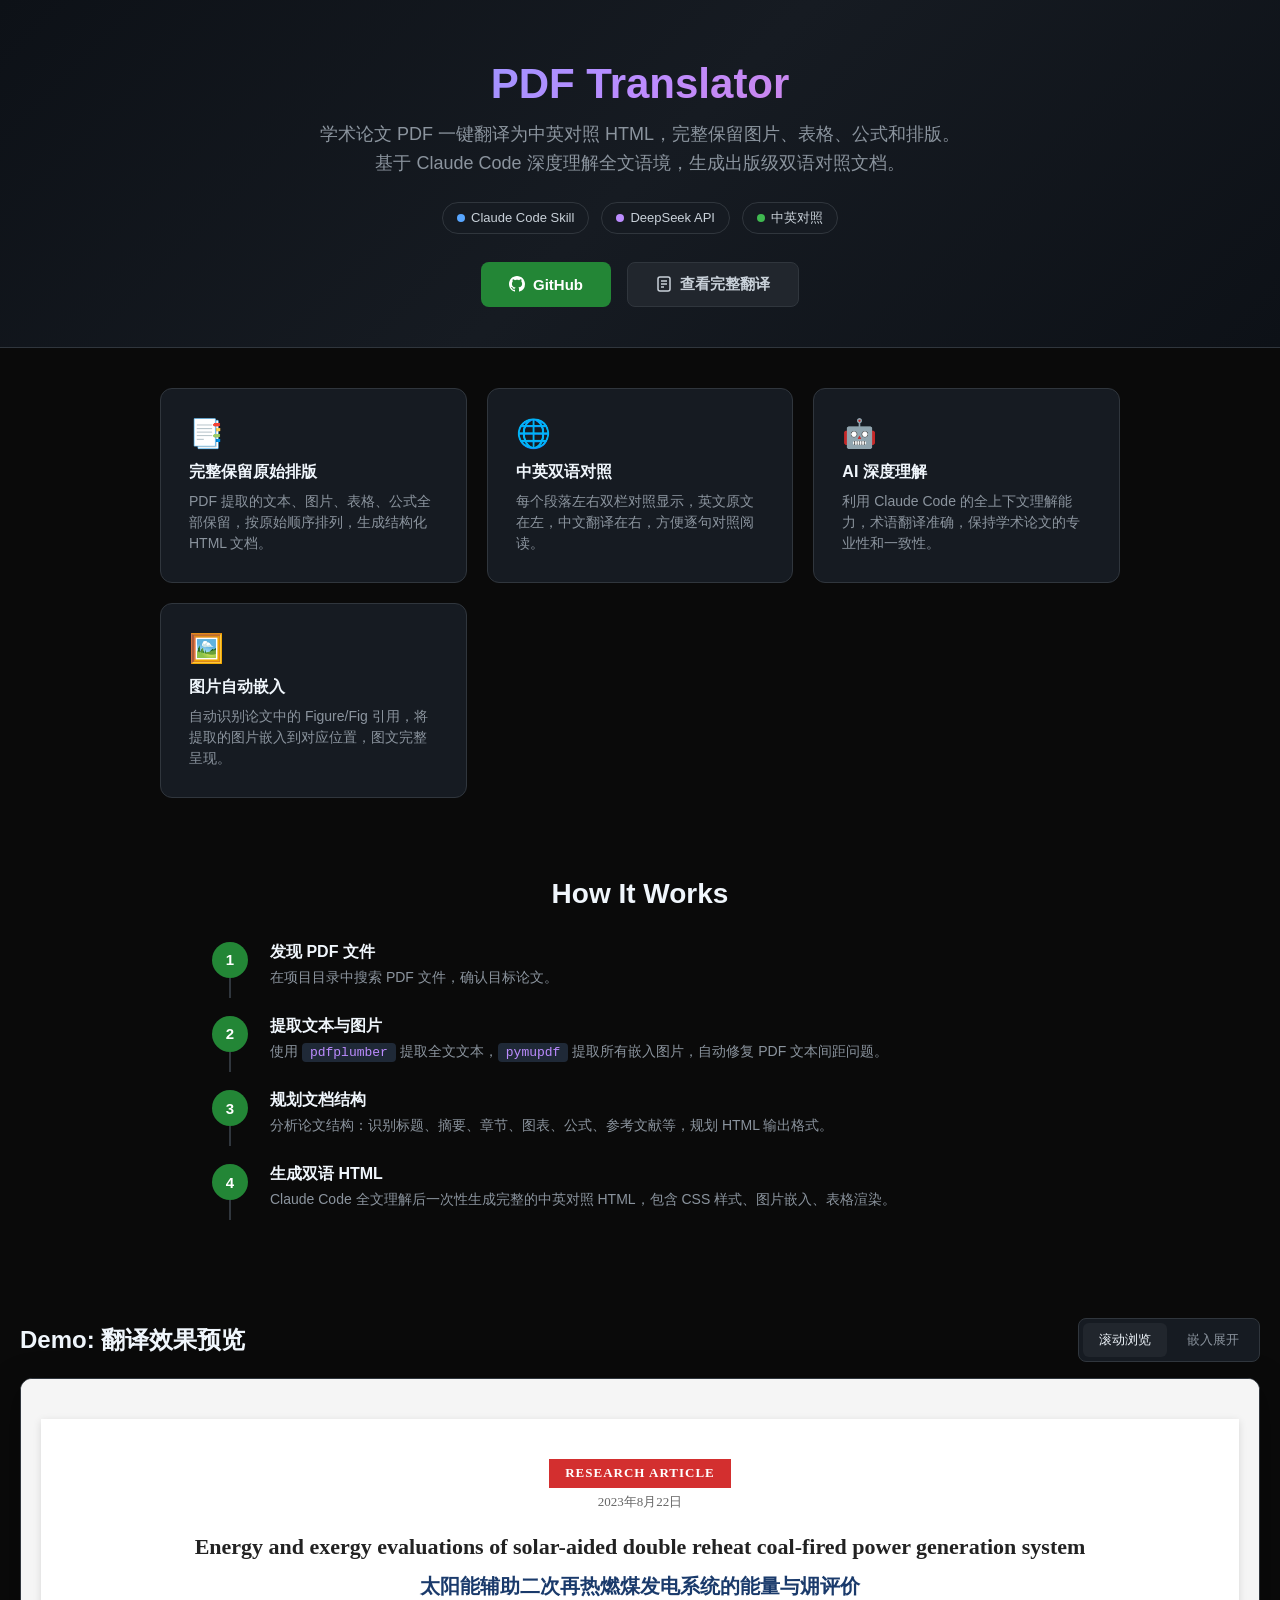
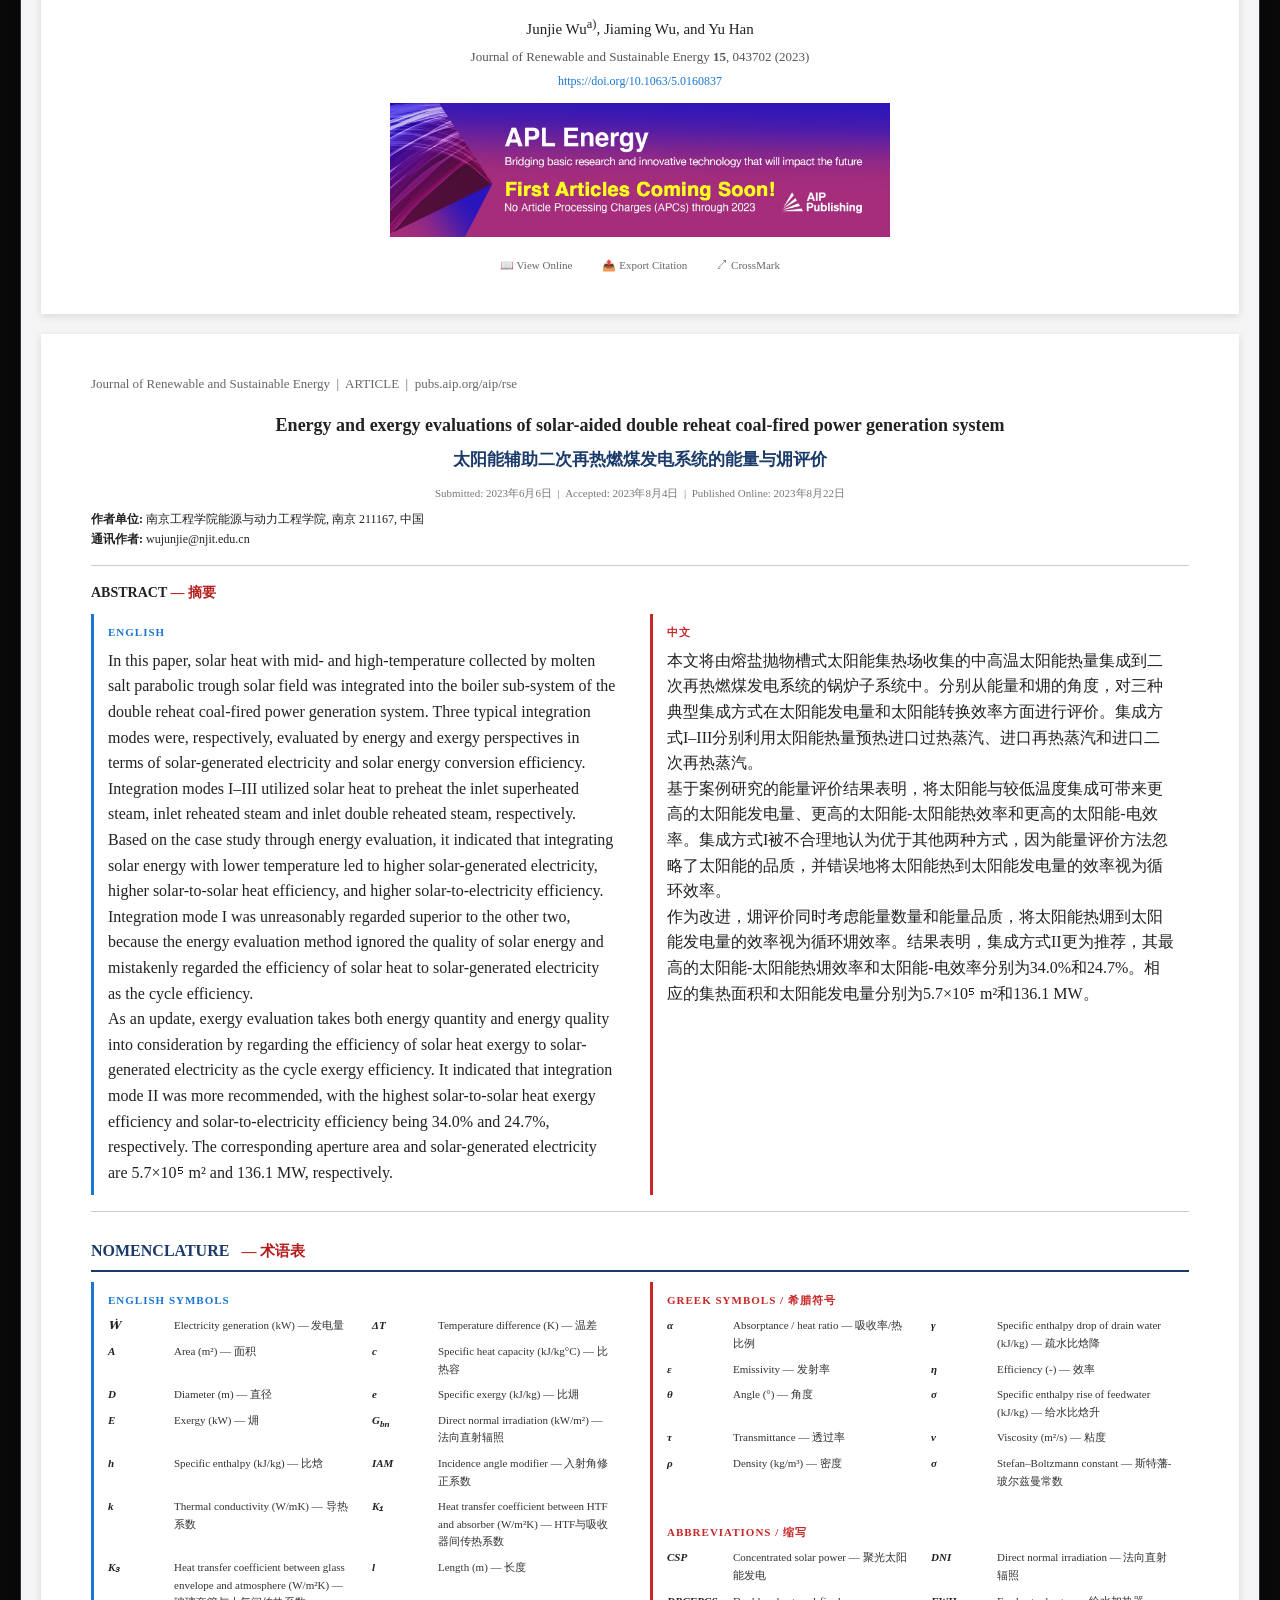
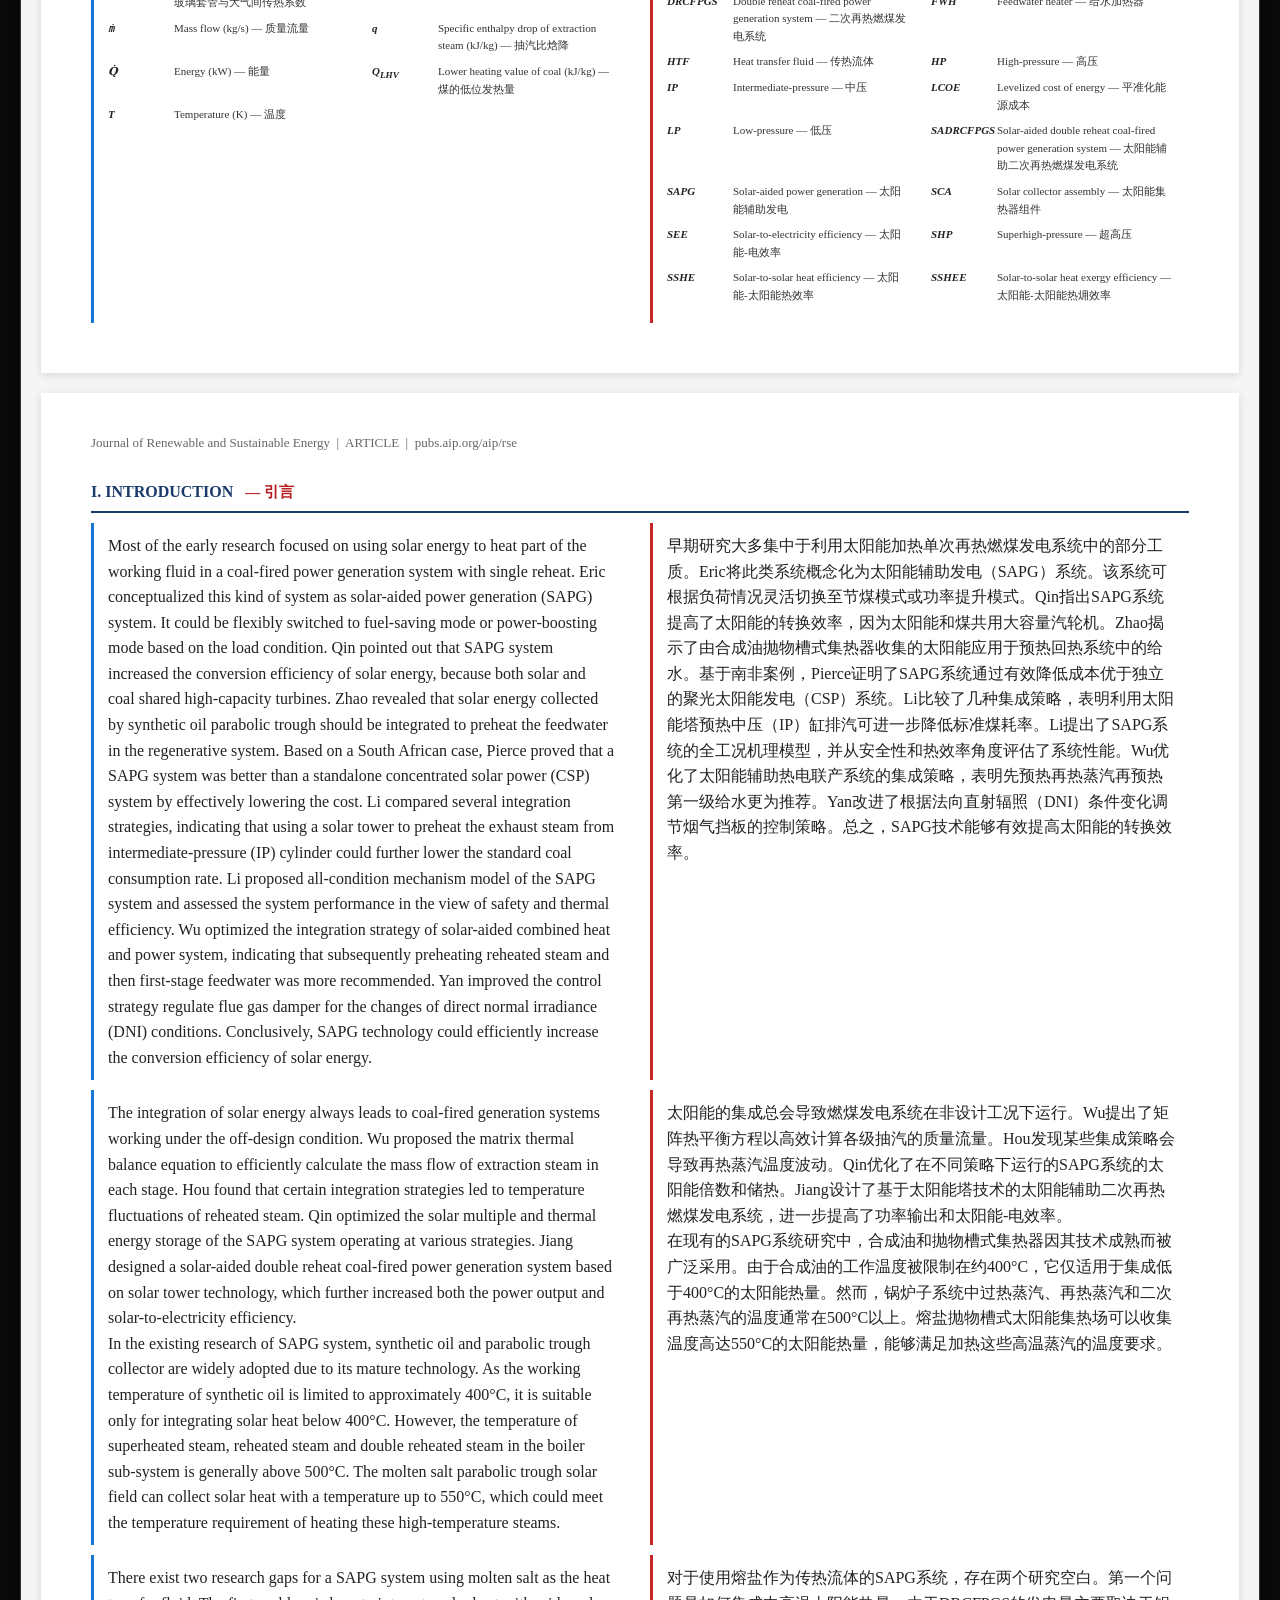
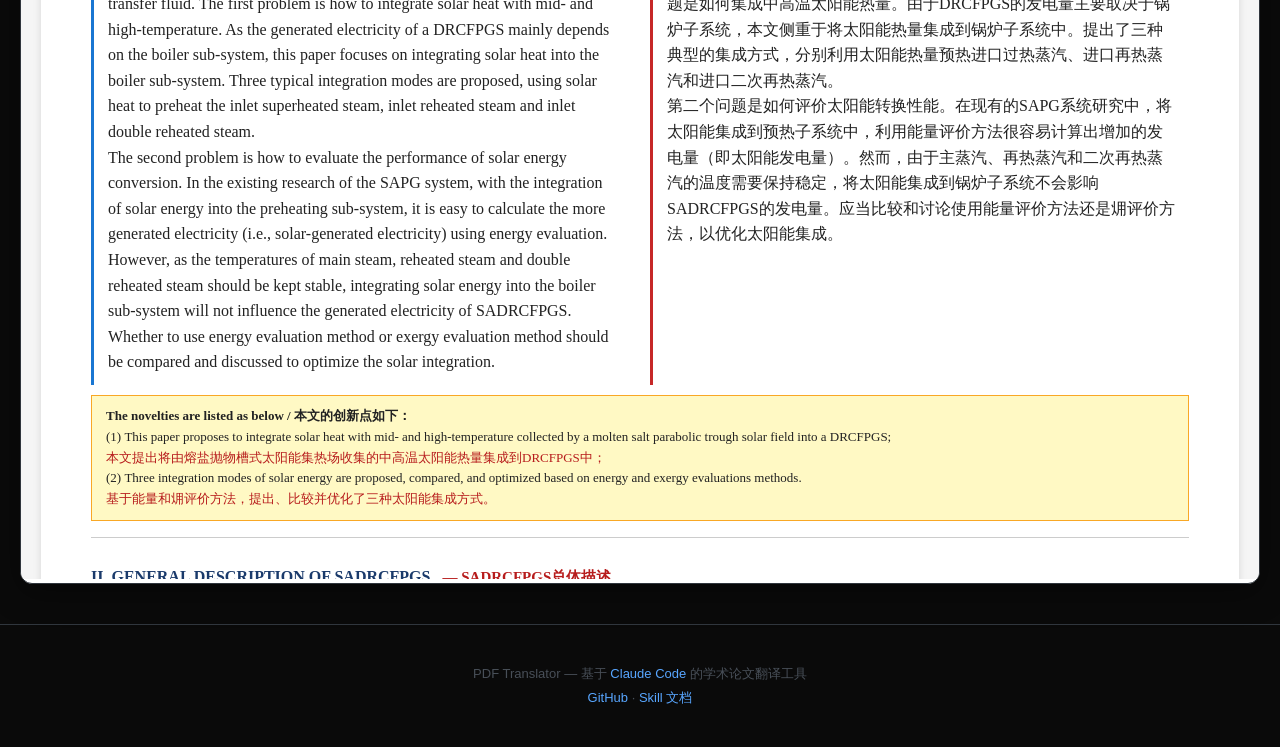
<file: index.html>
<!DOCTYPE html>
<html lang="zh-CN">
<head>
<meta charset="UTF-8">
<meta name="viewport" content="width=device-width, initial-scale=1.0">
<title>PDF Translator — Demo</title>
<style>
  * { box-sizing: border-box; margin: 0; padding: 0; }

  body {
    font-family: -apple-system, BlinkMacSystemFont, "Segoe UI", Roboto, sans-serif;
    background: #0a0a0a;
    color: #e0e0e0;
    min-height: 100vh;
  }

  /* Hero */
  .hero {
    text-align: center;
    padding: 60px 20px 40px;
    background: linear-gradient(135deg, #0d1117 0%, #161b22 50%, #0d1117 100%);
    border-bottom: 1px solid #30363d;
  }
  .hero h1 {
    font-size: 42px;
    font-weight: 700;
    background: linear-gradient(135deg, #58a6ff, #bc8cff, #f778ba);
    -webkit-background-clip: text;
    -webkit-text-fill-color: transparent;
    margin-bottom: 12px;
  }
  .hero .subtitle {
    font-size: 18px;
    color: #8b949e;
    max-width: 640px;
    margin: 0 auto 24px;
    line-height: 1.6;
  }
  .hero .badge-row {
    display: flex;
    gap: 12px;
    justify-content: center;
    flex-wrap: wrap;
    margin-bottom: 28px;
  }
  .badge {
    display: inline-flex;
    align-items: center;
    gap: 6px;
    padding: 6px 14px;
    border-radius: 20px;
    font-size: 13px;
    font-weight: 500;
    border: 1px solid #30363d;
    background: #161b22;
    color: #c9d1d9;
  }
  .badge .dot {
    width: 8px; height: 8px;
    border-radius: 50%;
    display: inline-block;
  }
  .dot-blue { background: #58a6ff; }
  .dot-purple { background: #bc8cff; }
  .dot-green { background: #3fb950; }

  .cta-row {
    display: flex;
    gap: 16px;
    justify-content: center;
    flex-wrap: wrap;
  }
  .btn {
    display: inline-flex;
    align-items: center;
    gap: 8px;
    padding: 12px 28px;
    border-radius: 8px;
    font-size: 15px;
    font-weight: 600;
    text-decoration: none;
    cursor: pointer;
    border: none;
    transition: all 0.2s;
  }
  .btn-primary {
    background: #238636;
    color: #fff;
  }
  .btn-primary:hover { background: #2ea043; }
  .btn-secondary {
    background: #21262d;
    color: #c9d1d9;
    border: 1px solid #30363d;
  }
  .btn-secondary:hover { background: #30363d; }

  /* Features */
  .features {
    display: grid;
    grid-template-columns: repeat(auto-fit, minmax(280px, 1fr));
    gap: 20px;
    max-width: 1000px;
    margin: 0 auto;
    padding: 40px 20px;
  }
  .feature-card {
    background: #161b22;
    border: 1px solid #30363d;
    border-radius: 12px;
    padding: 28px;
    transition: border-color 0.2s;
  }
  .feature-card:hover { border-color: #58a6ff; }
  .feature-icon {
    font-size: 28px;
    margin-bottom: 12px;
  }
  .feature-card h3 {
    font-size: 16px;
    color: #f0f6fc;
    margin-bottom: 8px;
  }
  .feature-card p {
    font-size: 14px;
    color: #8b949e;
    line-height: 1.5;
  }

  /* How it works */
  .how-section {
    max-width: 900px;
    margin: 0 auto;
    padding: 40px 20px;
  }
  .how-section h2 {
    font-size: 28px;
    text-align: center;
    margin-bottom: 32px;
    color: #f0f6fc;
  }
  .steps {
    display: flex;
    flex-direction: column;
    gap: 0;
  }
  .step {
    display: flex;
    gap: 20px;
    align-items: flex-start;
  }
  .step-left {
    display: flex;
    flex-direction: column;
    align-items: center;
    min-width: 40px;
  }
  .step-num {
    width: 36px; height: 36px;
    border-radius: 50%;
    background: #238636;
    color: #fff;
    display: flex;
    align-items: center;
    justify-content: center;
    font-weight: 700;
    font-size: 15px;
    flex-shrink: 0;
  }
  .step-line {
    width: 2px;
    flex: 1;
    min-height: 20px;
    background: #30363d;
  }
  .step-content {
    padding-bottom: 28px;
  }
  .step-content h4 {
    font-size: 16px;
    color: #f0f6fc;
    margin-bottom: 4px;
  }
  .step-content p {
    font-size: 14px;
    color: #8b949e;
    line-height: 1.5;
  }
  .step-content code {
    background: #1f2937;
    padding: 2px 8px;
    border-radius: 4px;
    font-size: 13px;
    color: #bc8cff;
  }

  /* Demo viewer */
  .demo-section {
    max-width: 1400px;
    margin: 0 auto;
    padding: 40px 20px;
  }
  .demo-header {
    display: flex;
    justify-content: space-between;
    align-items: center;
    margin-bottom: 16px;
    flex-wrap: wrap;
    gap: 12px;
  }
  .demo-header h2 {
    font-size: 24px;
    color: #f0f6fc;
  }
  .view-toggle {
    display: flex;
    gap: 4px;
    background: #161b22;
    border: 1px solid #30363d;
    border-radius: 8px;
    padding: 4px;
  }
  .view-btn {
    padding: 8px 16px;
    border-radius: 6px;
    font-size: 13px;
    font-weight: 500;
    cursor: pointer;
    border: none;
    background: transparent;
    color: #8b949e;
    transition: all 0.15s;
  }
  .view-btn.active {
    background: #21262d;
    color: #f0f6fc;
  }
  .demo-frame {
    background: #fff;
    border-radius: 12px;
    overflow: hidden;
    border: 1px solid #30363d;
    box-shadow: 0 8px 32px rgba(0,0,0,0.4);
  }
  .demo-frame iframe {
    width: 100%;
    height: 80vh;
    border: none;
  }
  .demo-frame.embedded {
    height: auto;
  }
  .demo-frame.embedded iframe {
    height: 2000px;
  }

  /* Footer */
  footer {
    text-align: center;
    padding: 40px 20px;
    border-top: 1px solid #30363d;
    color: #484f58;
    font-size: 13px;
  }
  footer a {
    color: #58a6ff;
    text-decoration: none;
  }

  @media (max-width: 768px) {
    .hero h1 { font-size: 28px; }
    .hero .subtitle { font-size: 15px; }
    .features { grid-template-columns: 1fr; }
  }
</style>
</head>
<body>

<!-- Hero -->
<section class="hero">
  <h1>PDF Translator</h1>
  <p class="subtitle">
    学术论文 PDF 一键翻译为中英对照 HTML，完整保留图片、表格、公式和排版。
    基于 Claude Code 深度理解全文语境，生成出版级双语对照文档。
  </p>
  <div class="badge-row">
    <span class="badge"><span class="dot dot-blue"></span>Claude Code Skill</span>
    <span class="badge"><span class="dot dot-purple"></span>DeepSeek API</span>
    <span class="badge"><span class="dot dot-green"></span>中英对照</span>
  </div>
  <div class="cta-row">
    <a href="https://github.com/KimTentap/pdf-translator" class="btn btn-primary" target="_blank">
      <svg width="16" height="16" viewBox="0 0 16 16" fill="currentColor"><path d="M8 0C3.58 0 0 3.58 0 8c0 3.54 2.29 6.53 5.47 7.59.4.07.55-.17.55-.38 0-.19-.01-.82-.01-1.49-2.01.37-2.53-.49-2.69-.94-.09-.23-.48-.94-.82-1.13-.28-.15-.68-.52-.01-.53.63-.01 1.08.58 1.23.82.72 1.21 1.87.87 2.33.66.07-.52.28-.87.51-1.07-1.78-.2-3.64-.89-3.64-3.95 0-.87.31-1.59.82-2.15-.08-.2-.36-1.02.08-2.12 0 0 .67-.21 2.2.82.64-.18 1.32-.27 2-.27.68 0 1.36.09 2 .27 1.53-1.04 2.2-.82 2.2-.82.44 1.1.16 1.92.08 2.12.51.56.82 1.27.82 2.15 0 3.07-1.87 3.75-3.65 3.95.29.25.54.73.54 1.48 0 1.07-.01 1.93-.01 2.2 0 .21.15.46.55.38A8.013 8.013 0 0016 8c0-4.42-3.58-8-8-8z"/></svg>
      GitHub
    </a>
    <a href="translation.html" class="btn btn-secondary" target="_blank">
      <svg width="16" height="16" viewBox="0 0 16 16" fill="none" stroke="currentColor" stroke-width="1.5"><rect x="2" y="1" width="12" height="14" rx="2"/><line x1="5" y1="5" x2="11" y2="5"/><line x1="5" y1="8" x2="11" y2="8"/><line x1="5" y1="11" x2="8" y2="11"/></svg>
      查看完整翻译
    </a>
  </div>
</section>

<!-- Features -->
<section class="features">
  <div class="feature-card">
    <div class="feature-icon">📑</div>
    <h3>完整保留原始排版</h3>
    <p>PDF 提取的文本、图片、表格、公式全部保留，按原始顺序排列，生成结构化 HTML 文档。</p>
  </div>
  <div class="feature-card">
    <div class="feature-icon">🌐</div>
    <h3>中英双语对照</h3>
    <p>每个段落左右双栏对照显示，英文原文在左，中文翻译在右，方便逐句对照阅读。</p>
  </div>
  <div class="feature-card">
    <div class="feature-icon">🤖</div>
    <h3>AI 深度理解</h3>
    <p>利用 Claude Code 的全上下文理解能力，术语翻译准确，保持学术论文的专业性和一致性。</p>
  </div>
  <div class="feature-card">
    <div class="feature-icon">🖼️</div>
    <h3>图片自动嵌入</h3>
    <p>自动识别论文中的 Figure/Fig 引用，将提取的图片嵌入到对应位置，图文完整呈现。</p>
  </div>
</section>

<!-- How it works -->
<section class="how-section">
  <h2>How It Works</h2>
  <div class="steps">
    <div class="step">
      <div class="step-left"><div class="step-num">1</div><div class="step-line"></div></div>
      <div class="step-content">
        <h4>发现 PDF 文件</h4>
        <p>在项目目录中搜索 PDF 文件，确认目标论文。</p>
      </div>
    </div>
    <div class="step">
      <div class="step-left"><div class="step-num">2</div><div class="step-line"></div></div>
      <div class="step-content">
        <h4>提取文本与图片</h4>
        <p>使用 <code>pdfplumber</code> 提取全文文本，<code>pymupdf</code> 提取所有嵌入图片，自动修复 PDF 文本间距问题。</p>
      </div>
    </div>
    <div class="step">
      <div class="step-left"><div class="step-num">3</div><div class="step-line"></div></div>
      <div class="step-content">
        <h4>规划文档结构</h4>
        <p>分析论文结构：识别标题、摘要、章节、图表、公式、参考文献等，规划 HTML 输出格式。</p>
      </div>
    </div>
    <div class="step">
      <div class="step-left"><div class="step-num">4</div><div class="step-line"></div></div>
      <div class="step-content">
        <h4>生成双语 HTML</h4>
        <p>Claude Code 全文理解后一次性生成完整的中英对照 HTML，包含 CSS 样式、图片嵌入、表格渲染。</p>
      </div>
    </div>
  </div>
</section>

<!-- Demo Viewer -->
<section class="demo-section" id="demo">
  <div class="demo-header">
    <h2>Demo: 翻译效果预览</h2>
    <div class="view-toggle">
      <button class="view-btn active" onclick="setView('scroll')">滚动浏览</button>
      <button class="view-btn" onclick="setView('embedded')">嵌入展开</button>
    </div>
  </div>
  <div class="demo-frame" id="demoFrame">
    <iframe src="translation.html" id="demoIframe"></iframe>
  </div>
</section>

<!-- Footer -->
<footer>
  <p>PDF Translator &mdash; 基于 <a href="https://github.com/anthropics/claude-code">Claude Code</a> 的学术论文翻译工具</p>
  <p style="margin-top:6px;">
    <a href="https://github.com/KimTentap/pdf-translator">GitHub</a> &middot;
    <a href="https://github.com/KimTentap/pdf-translator/blob/main/skills/pdf-translate.md">Skill 文档</a>
  </p>
</footer>

<script>
function setView(mode) {
  const frame = document.getElementById('demoFrame');
  const btns = document.querySelectorAll('.view-btn');
  btns.forEach(b => b.classList.remove('active'));
  if (mode === 'scroll') {
    frame.classList.remove('embedded');
    btns[0].classList.add('active');
  } else {
    frame.classList.add('embedded');
    btns[1].classList.add('active');
  }
}

// Auto-resize iframe to content
const iframe = document.getElementById('demoIframe');
iframe.addEventListener('load', function() {
  try {
    const h = iframe.contentDocument.body.scrollHeight;
    if (h > 0) iframe.style.height = Math.min(h + 40, 4000) + 'px';
  } catch(e) {}
});
</script>

</body>
</html>
</file>
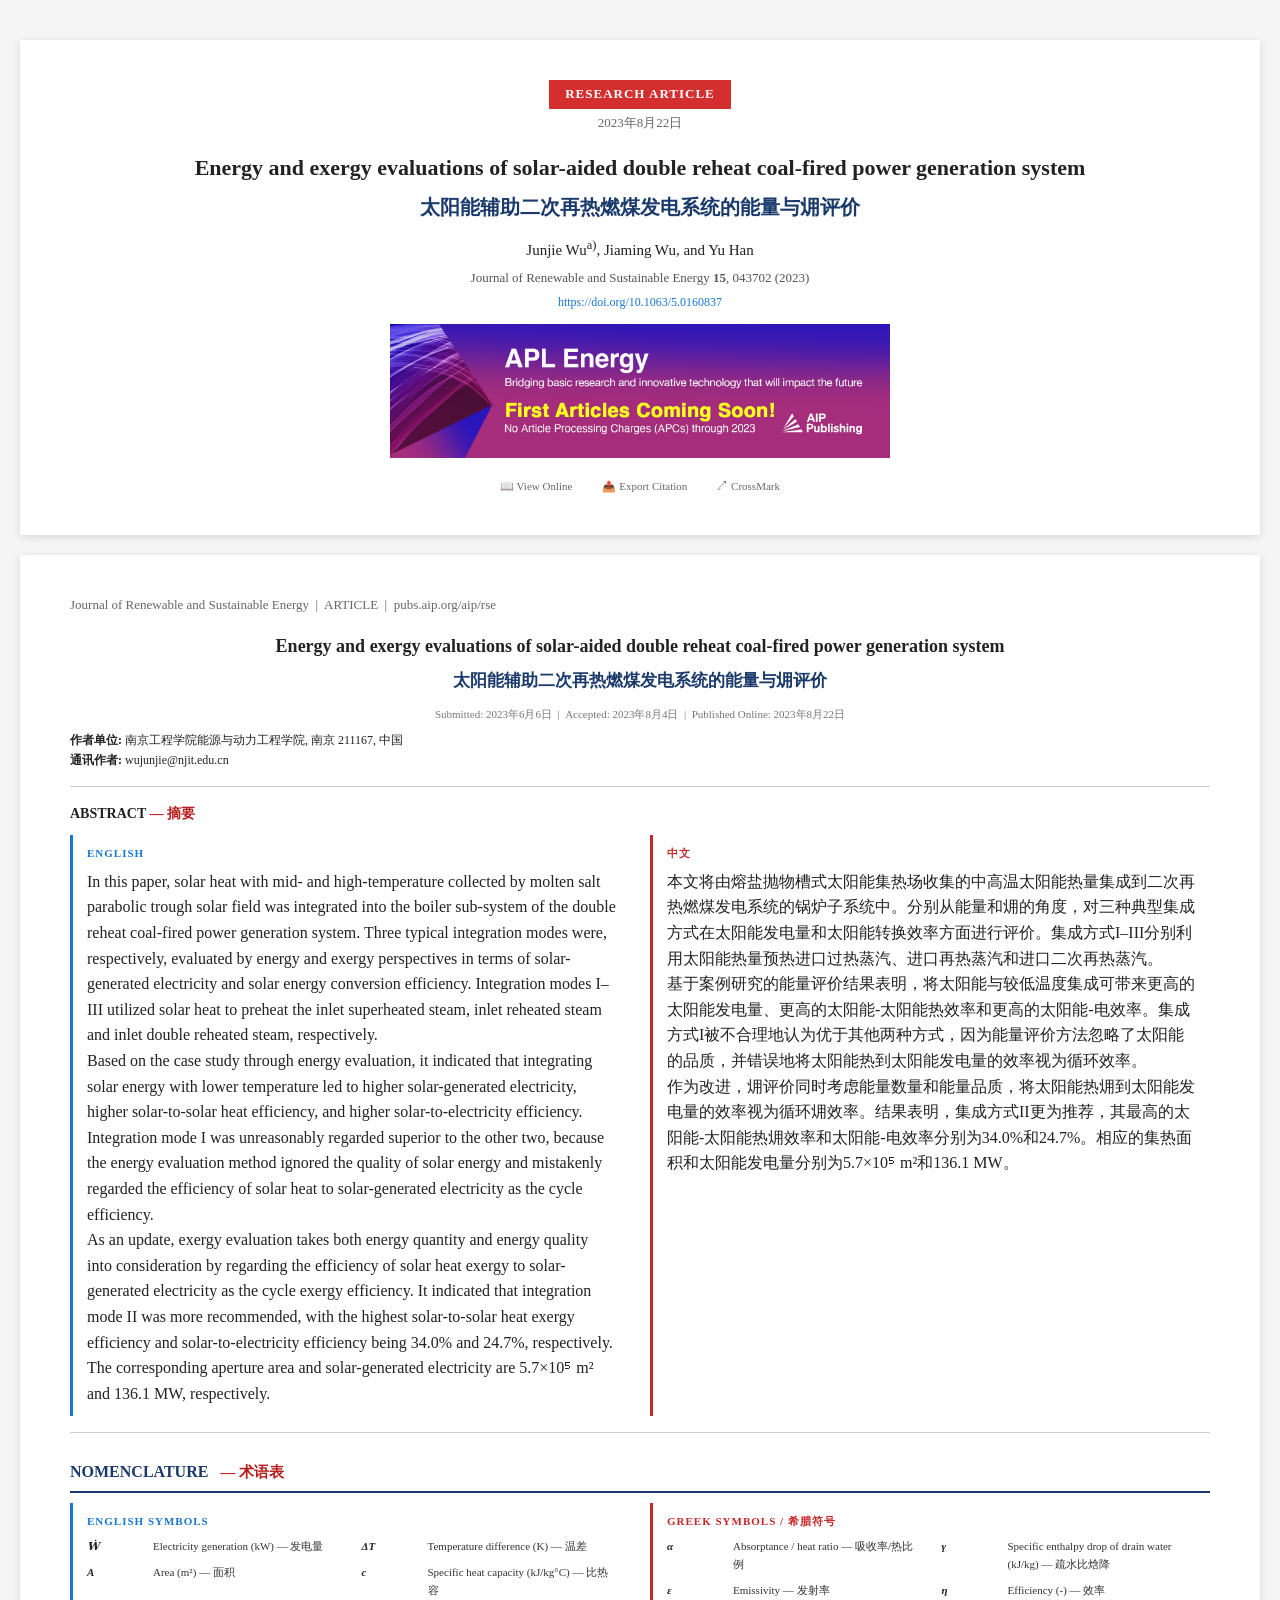
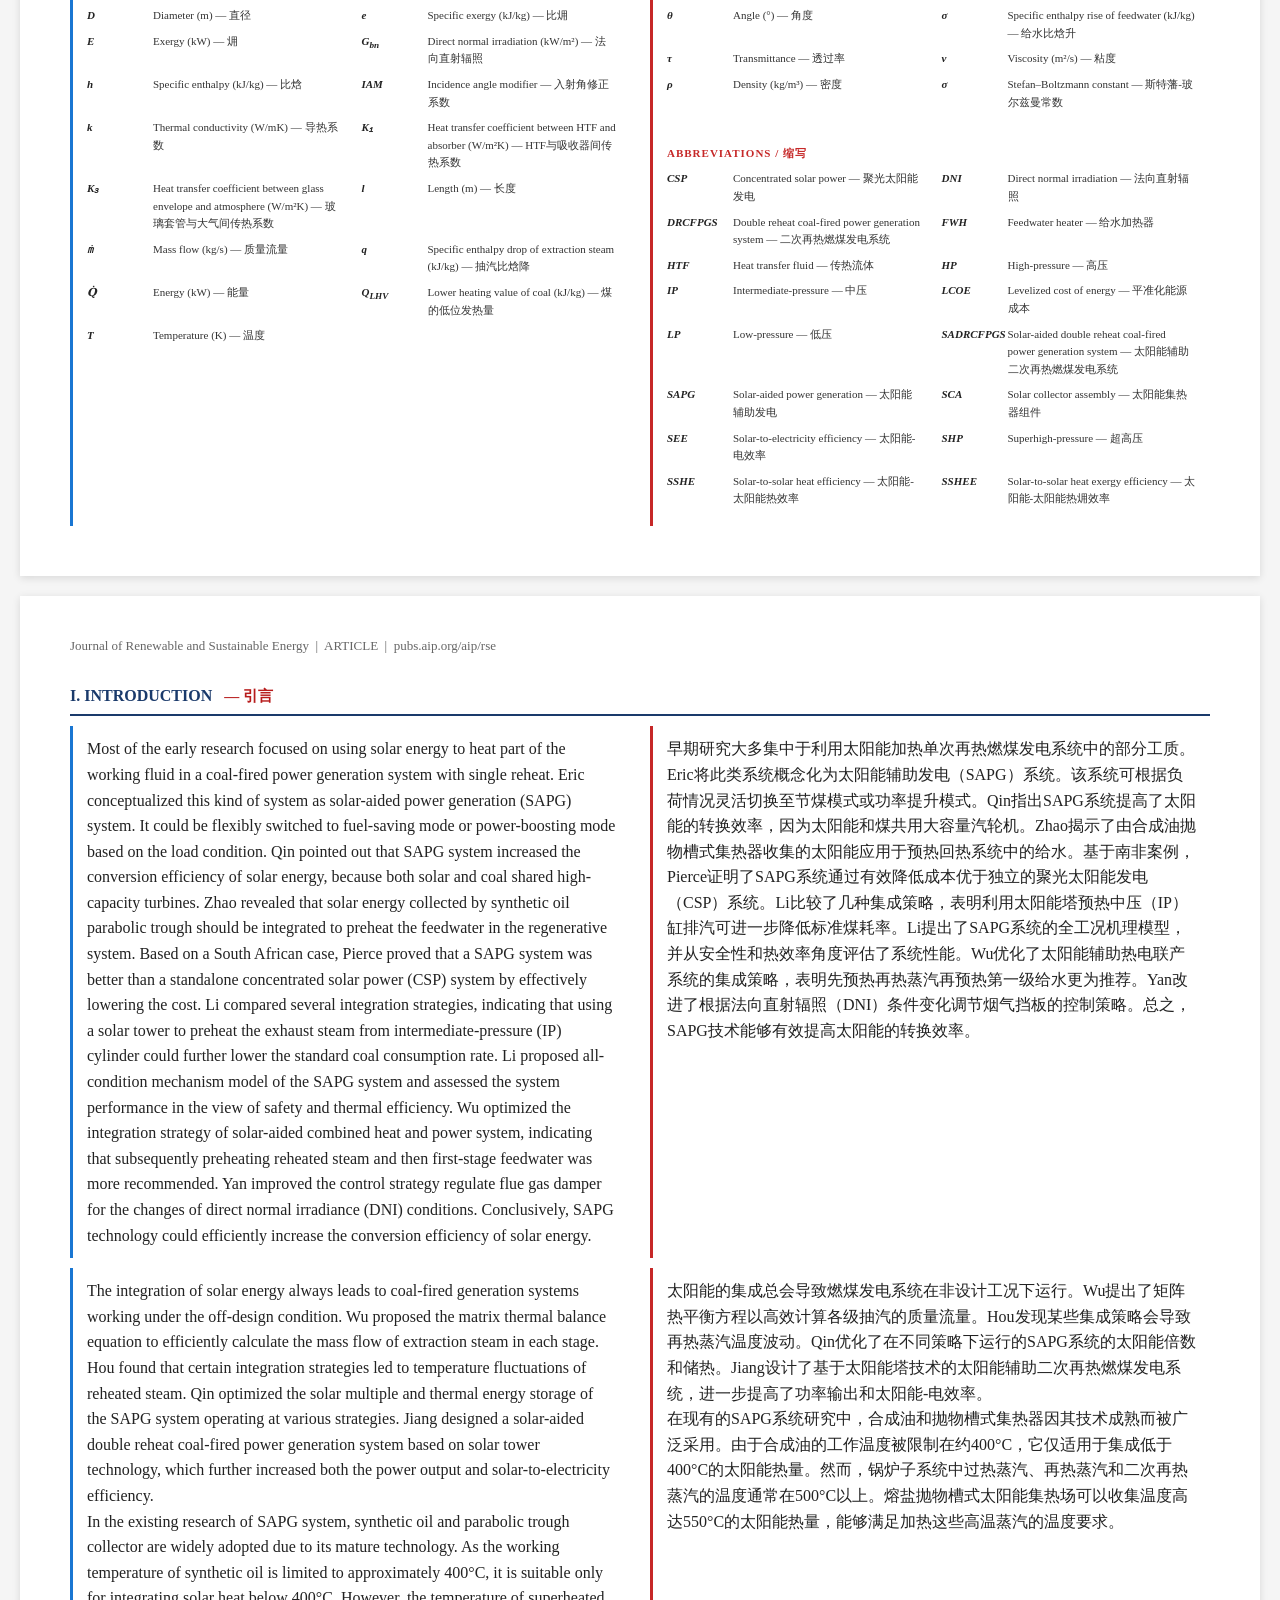
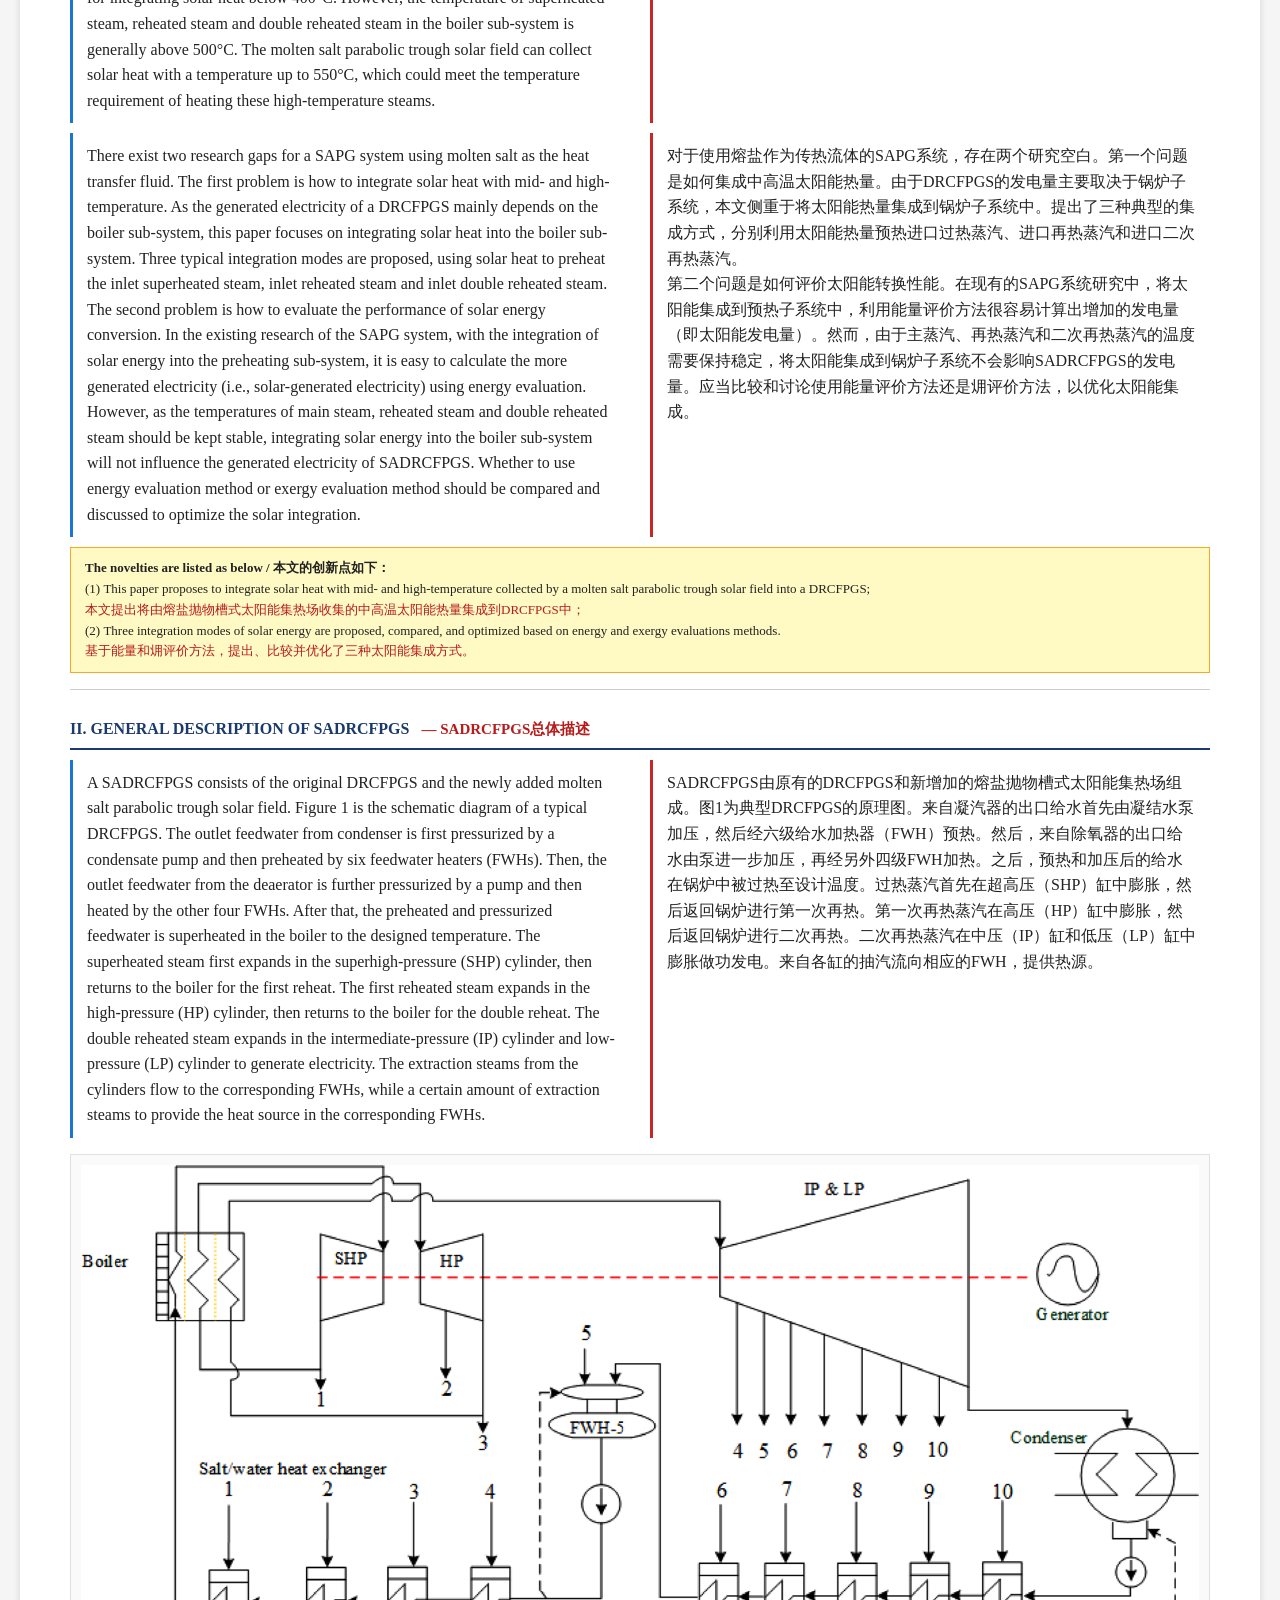
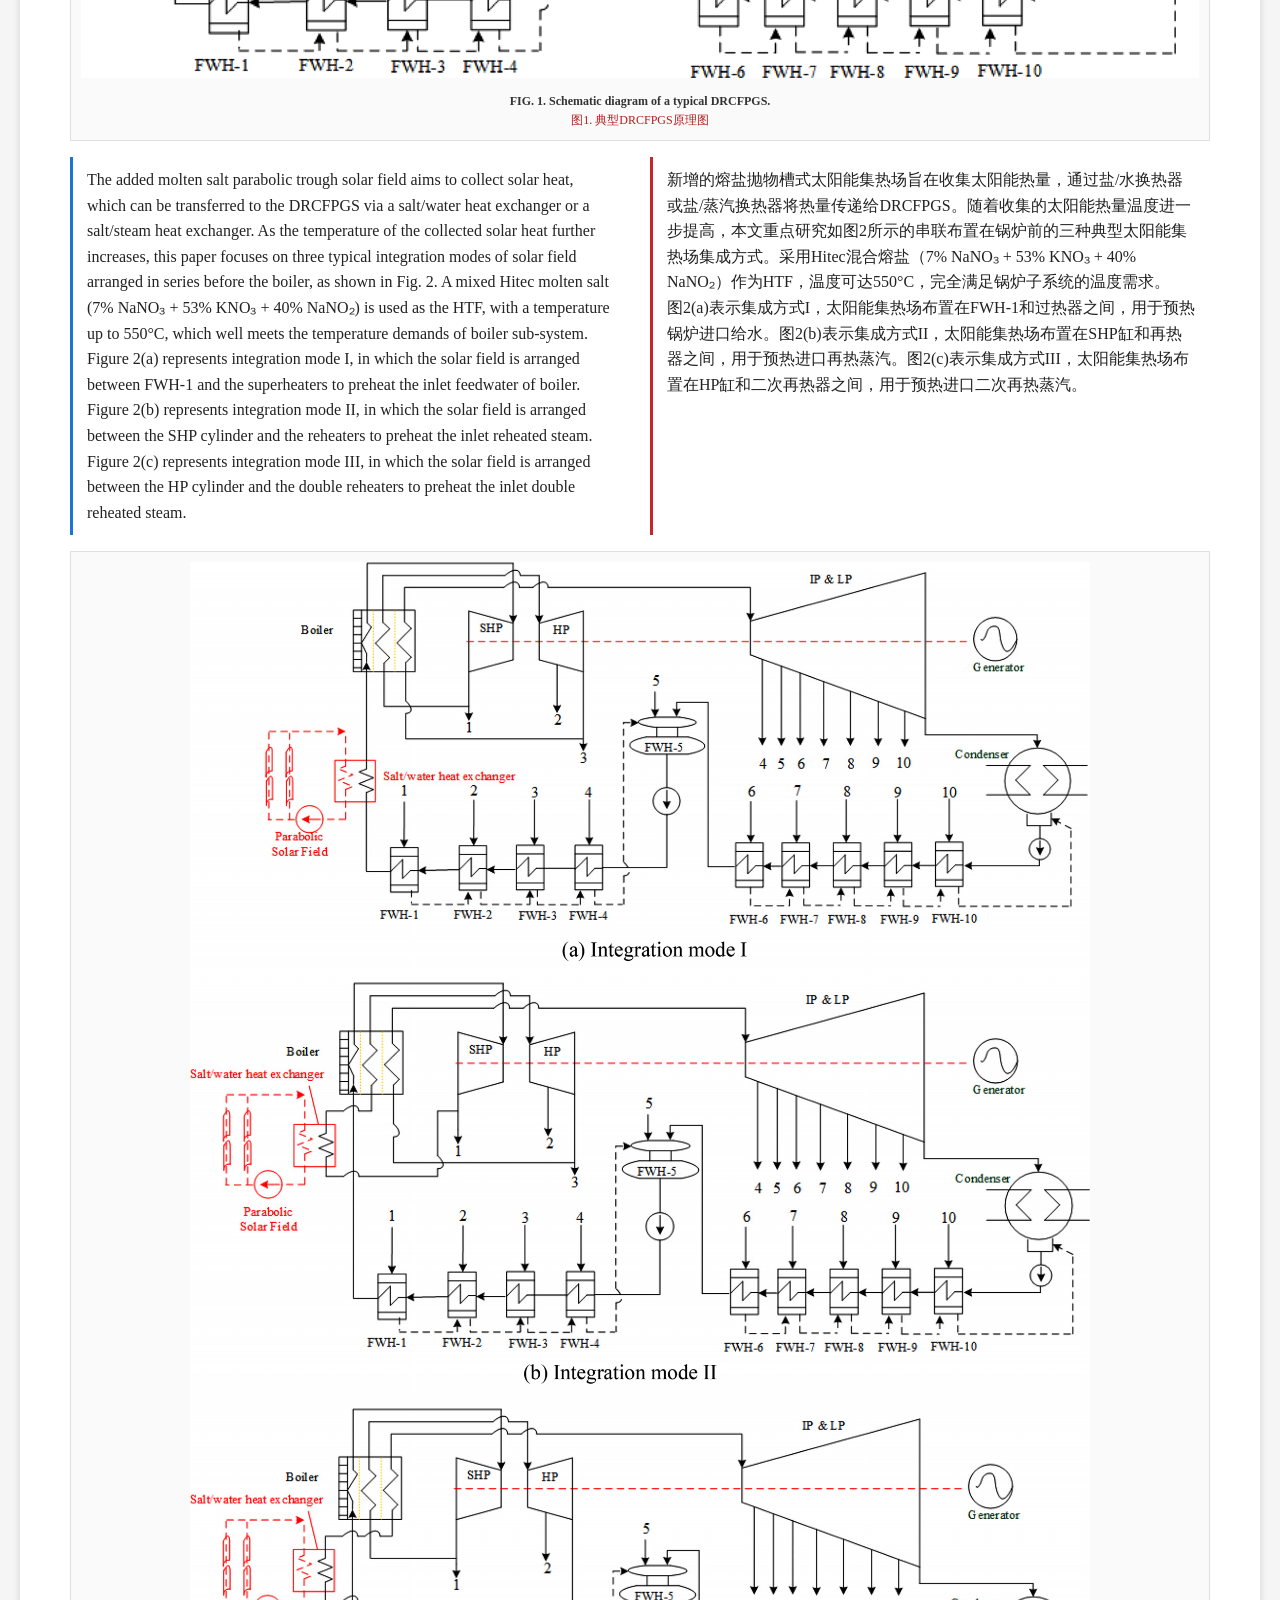
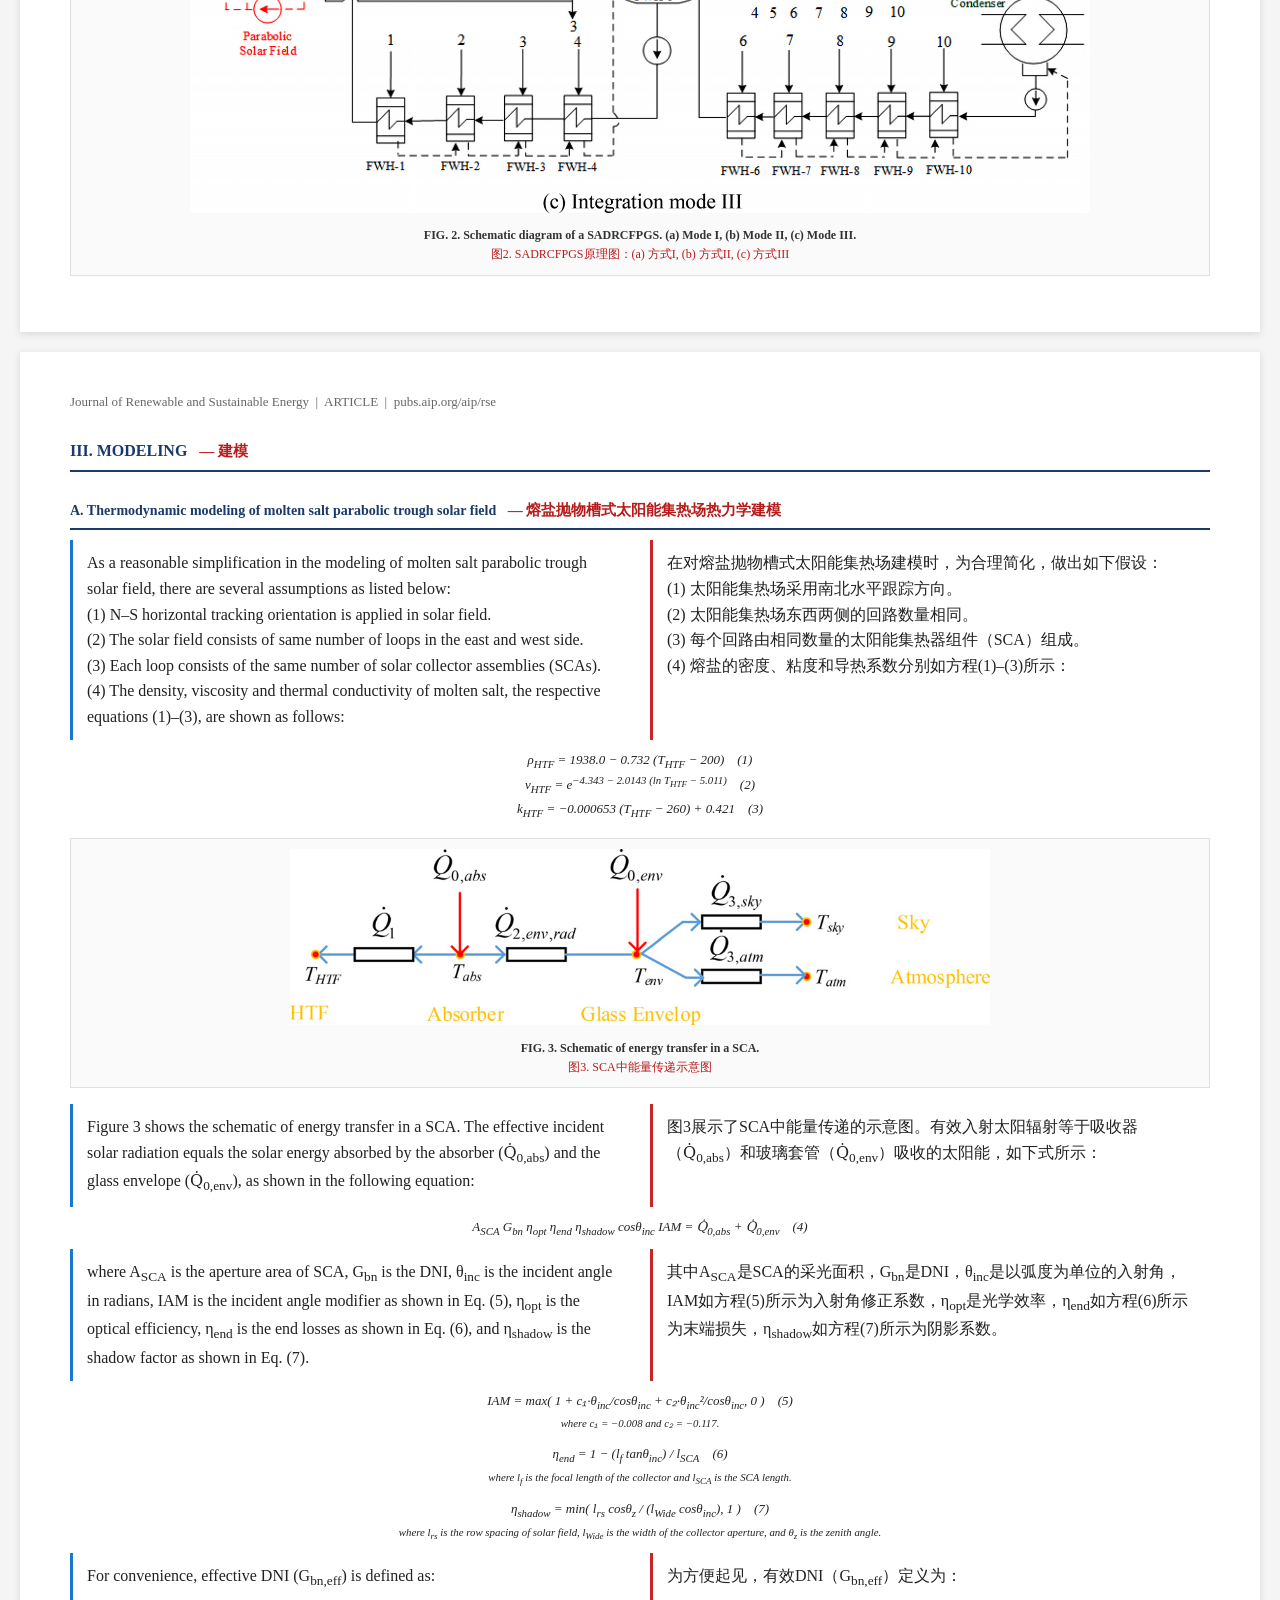
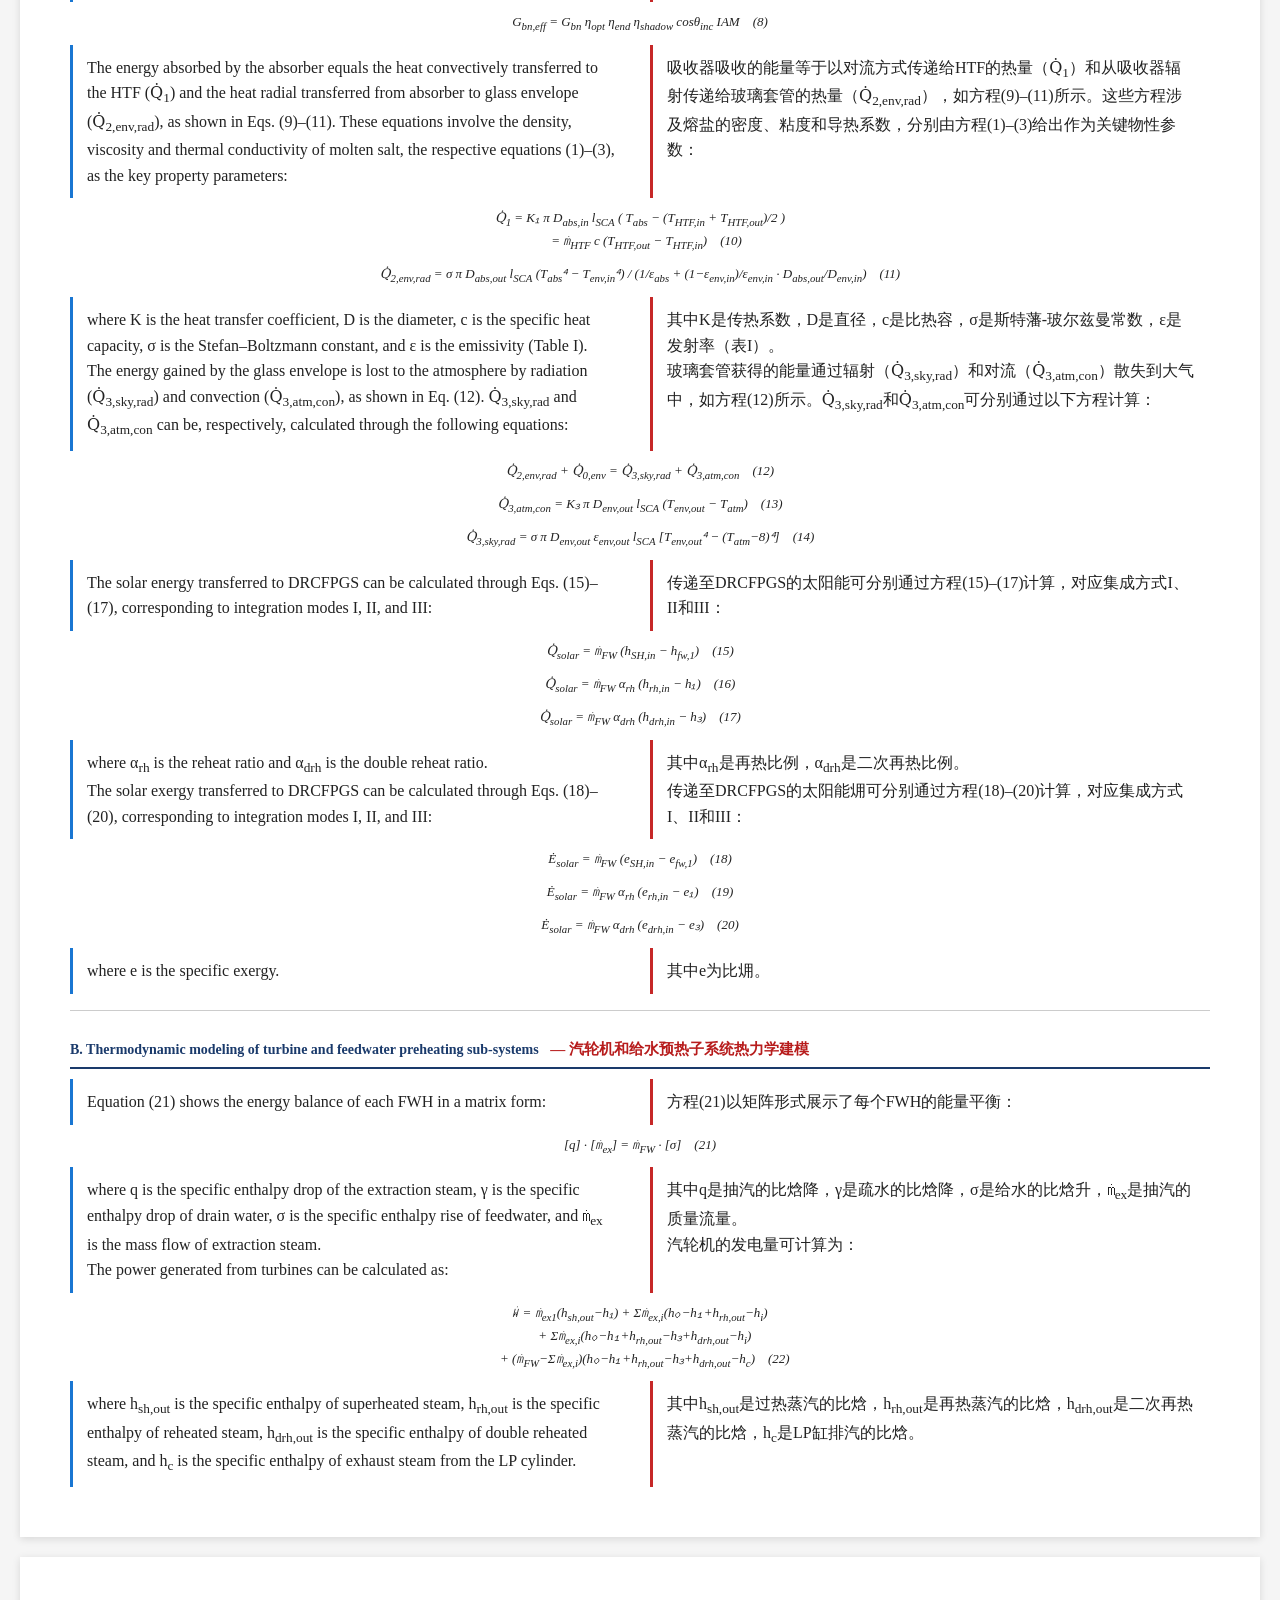
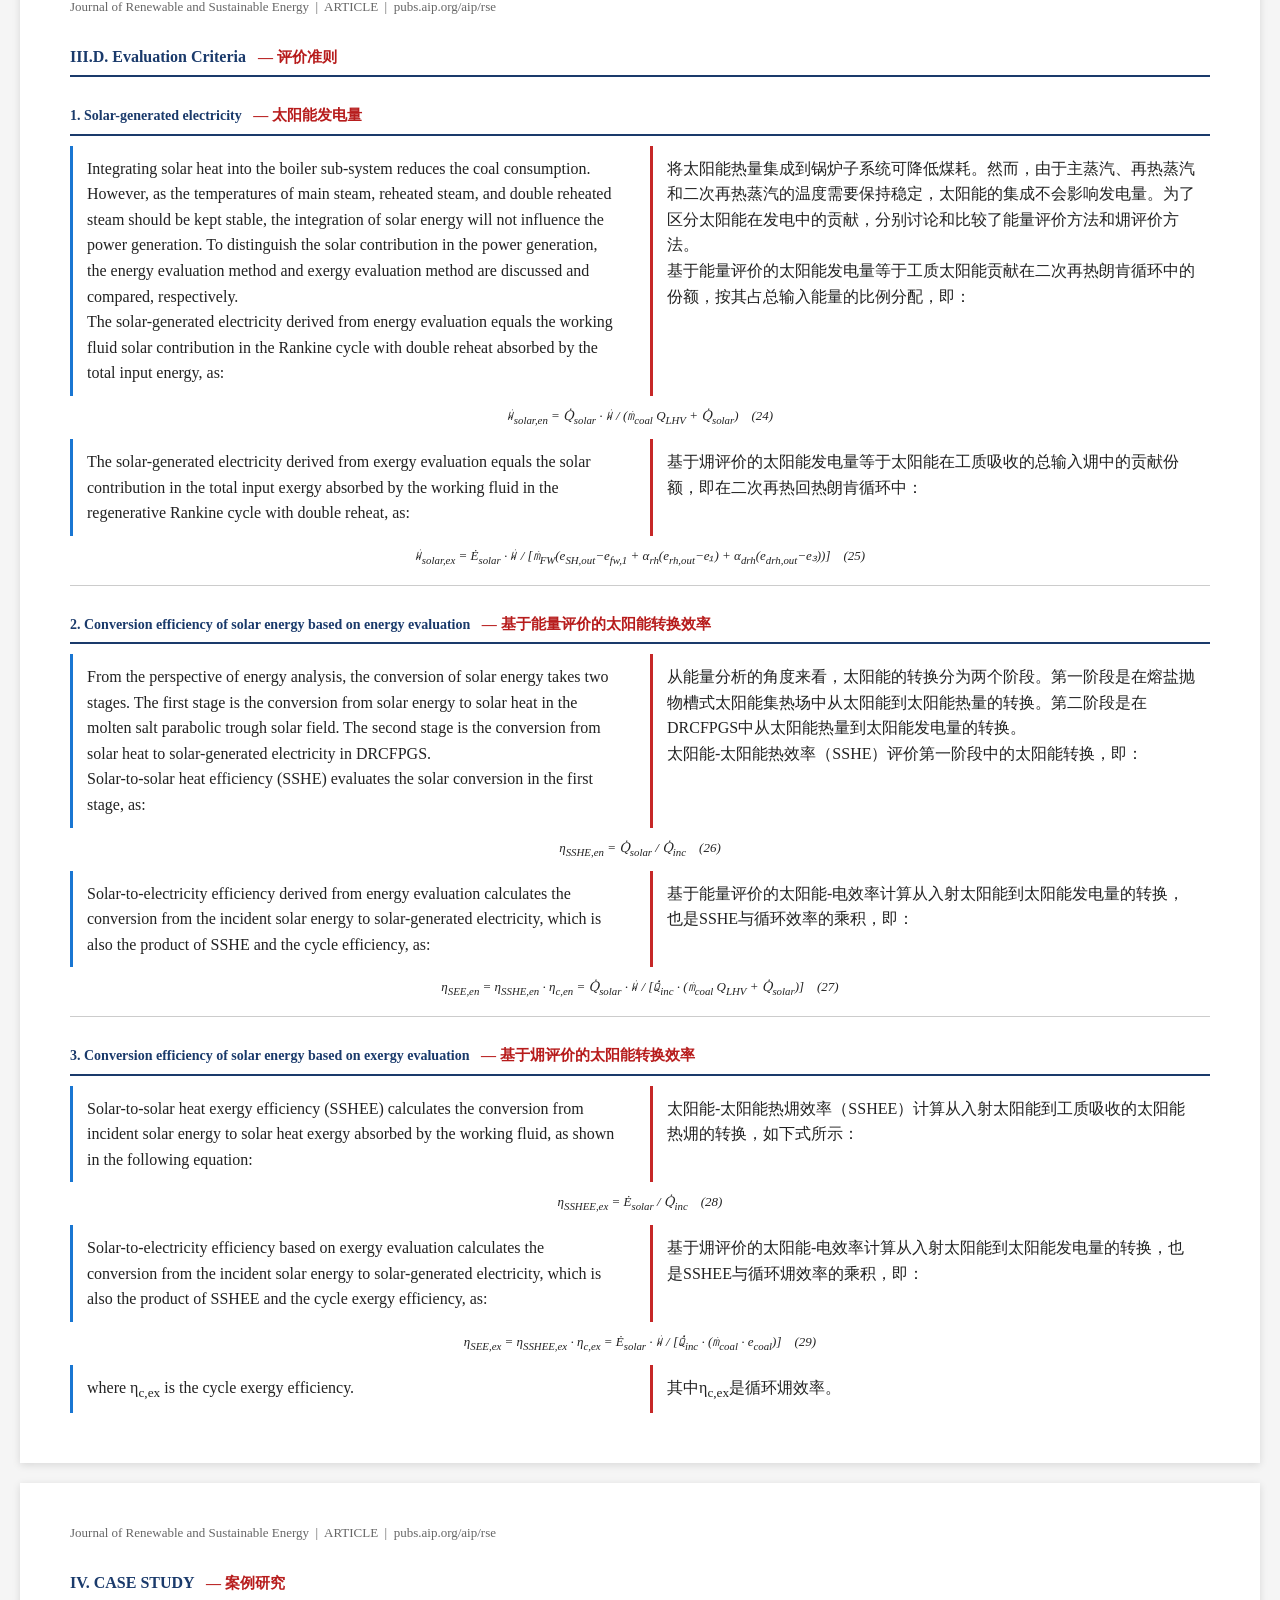
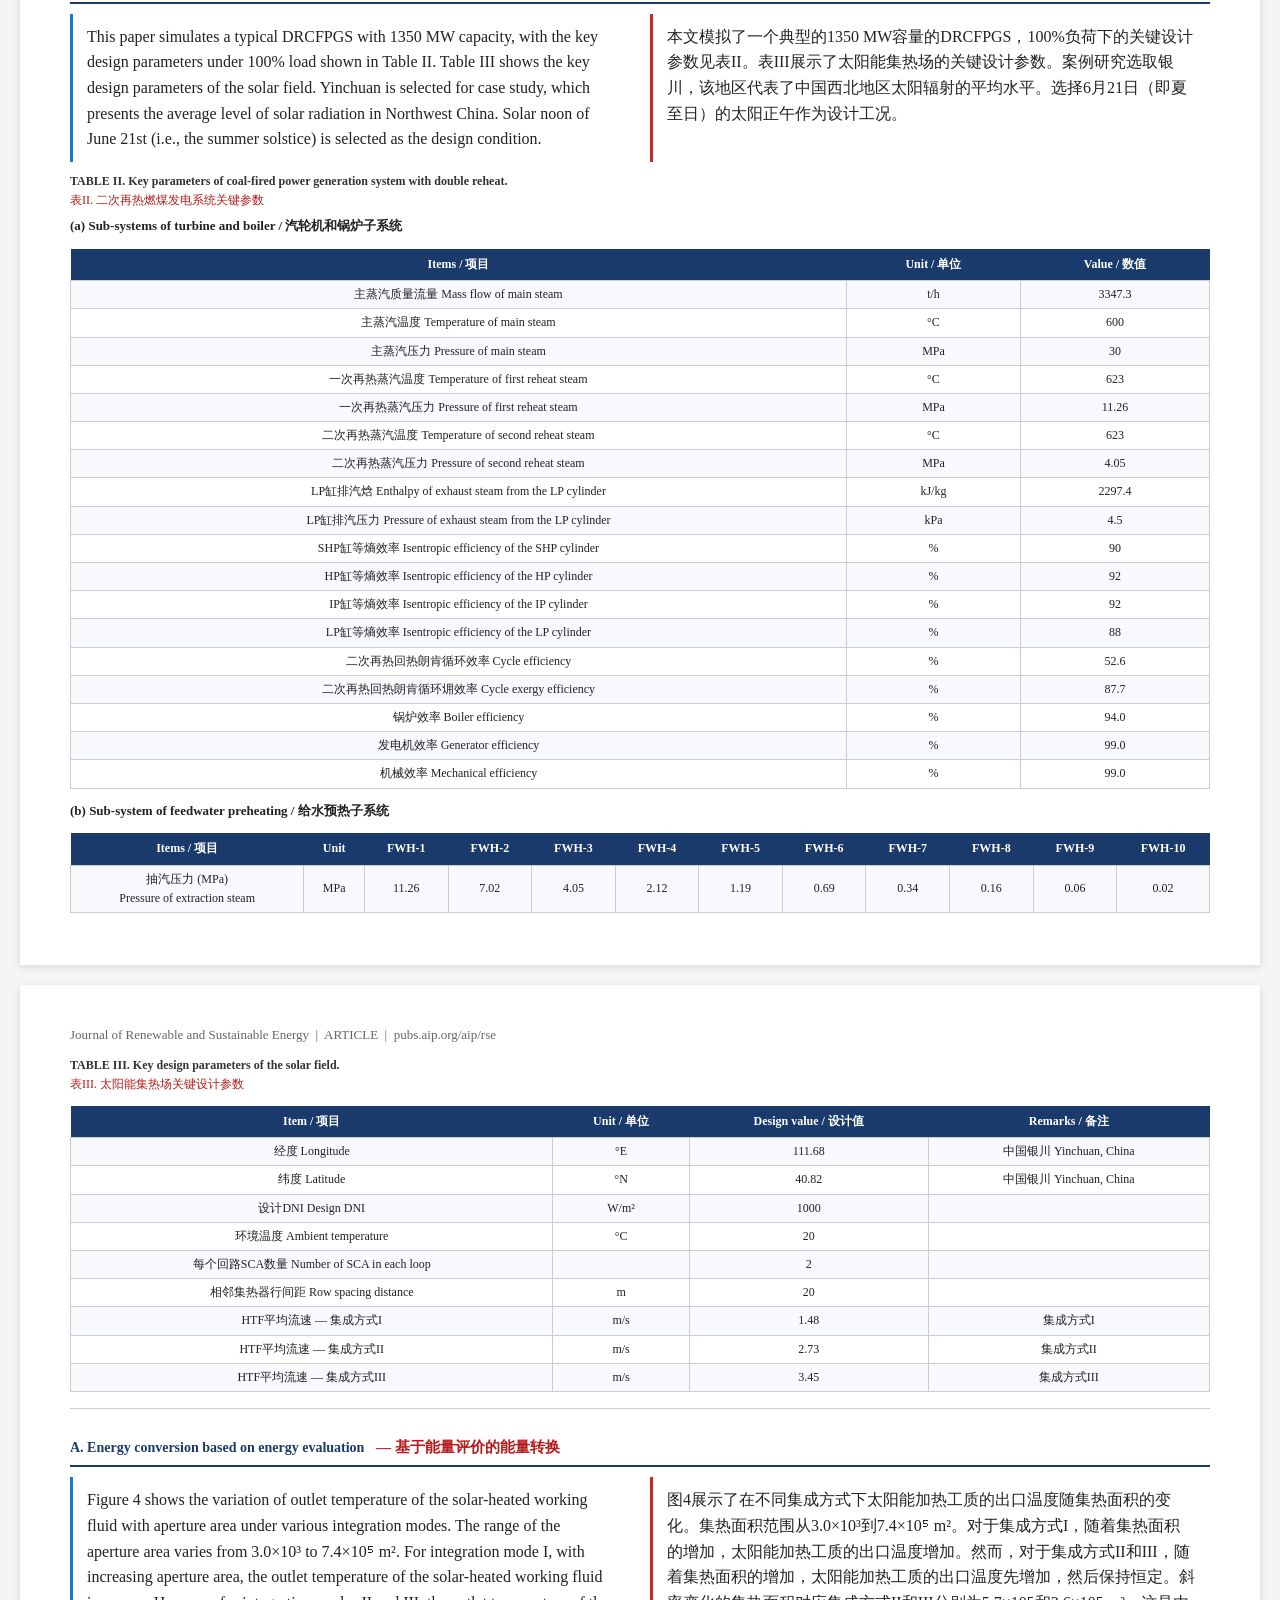
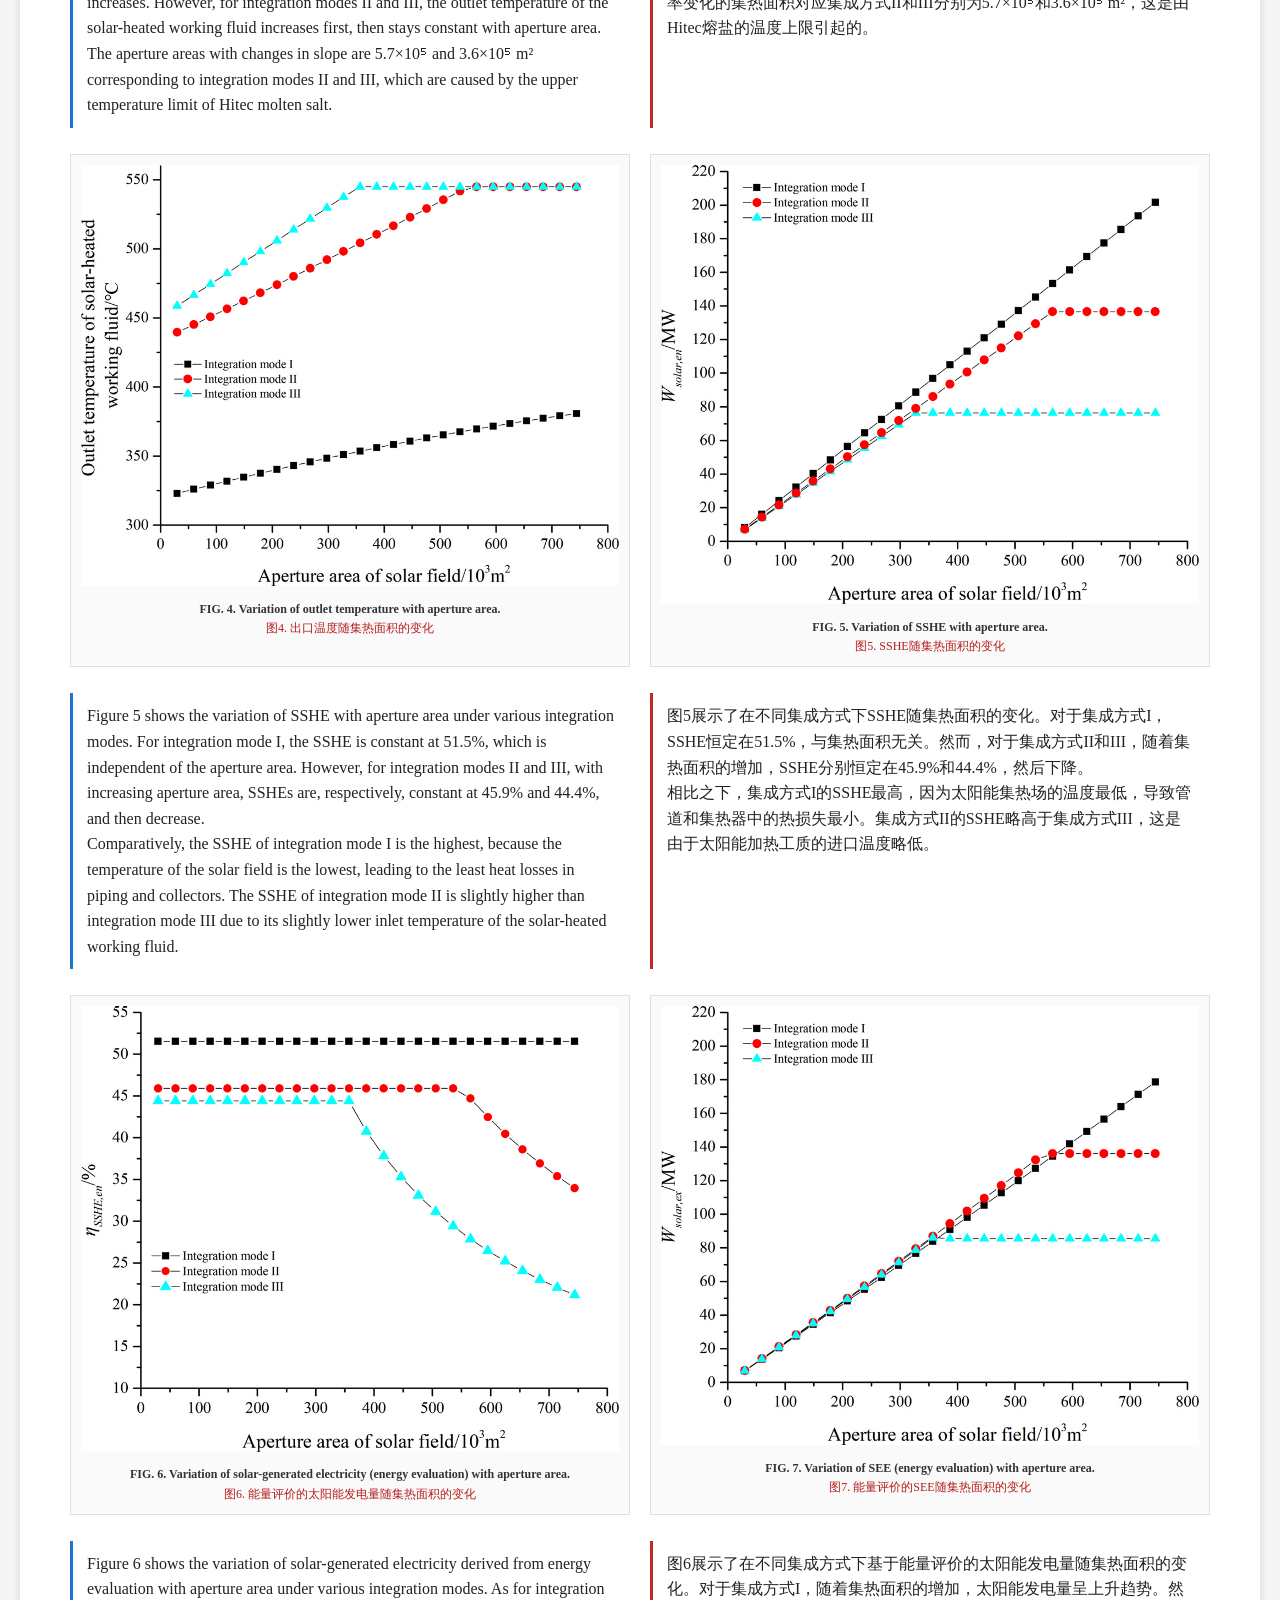
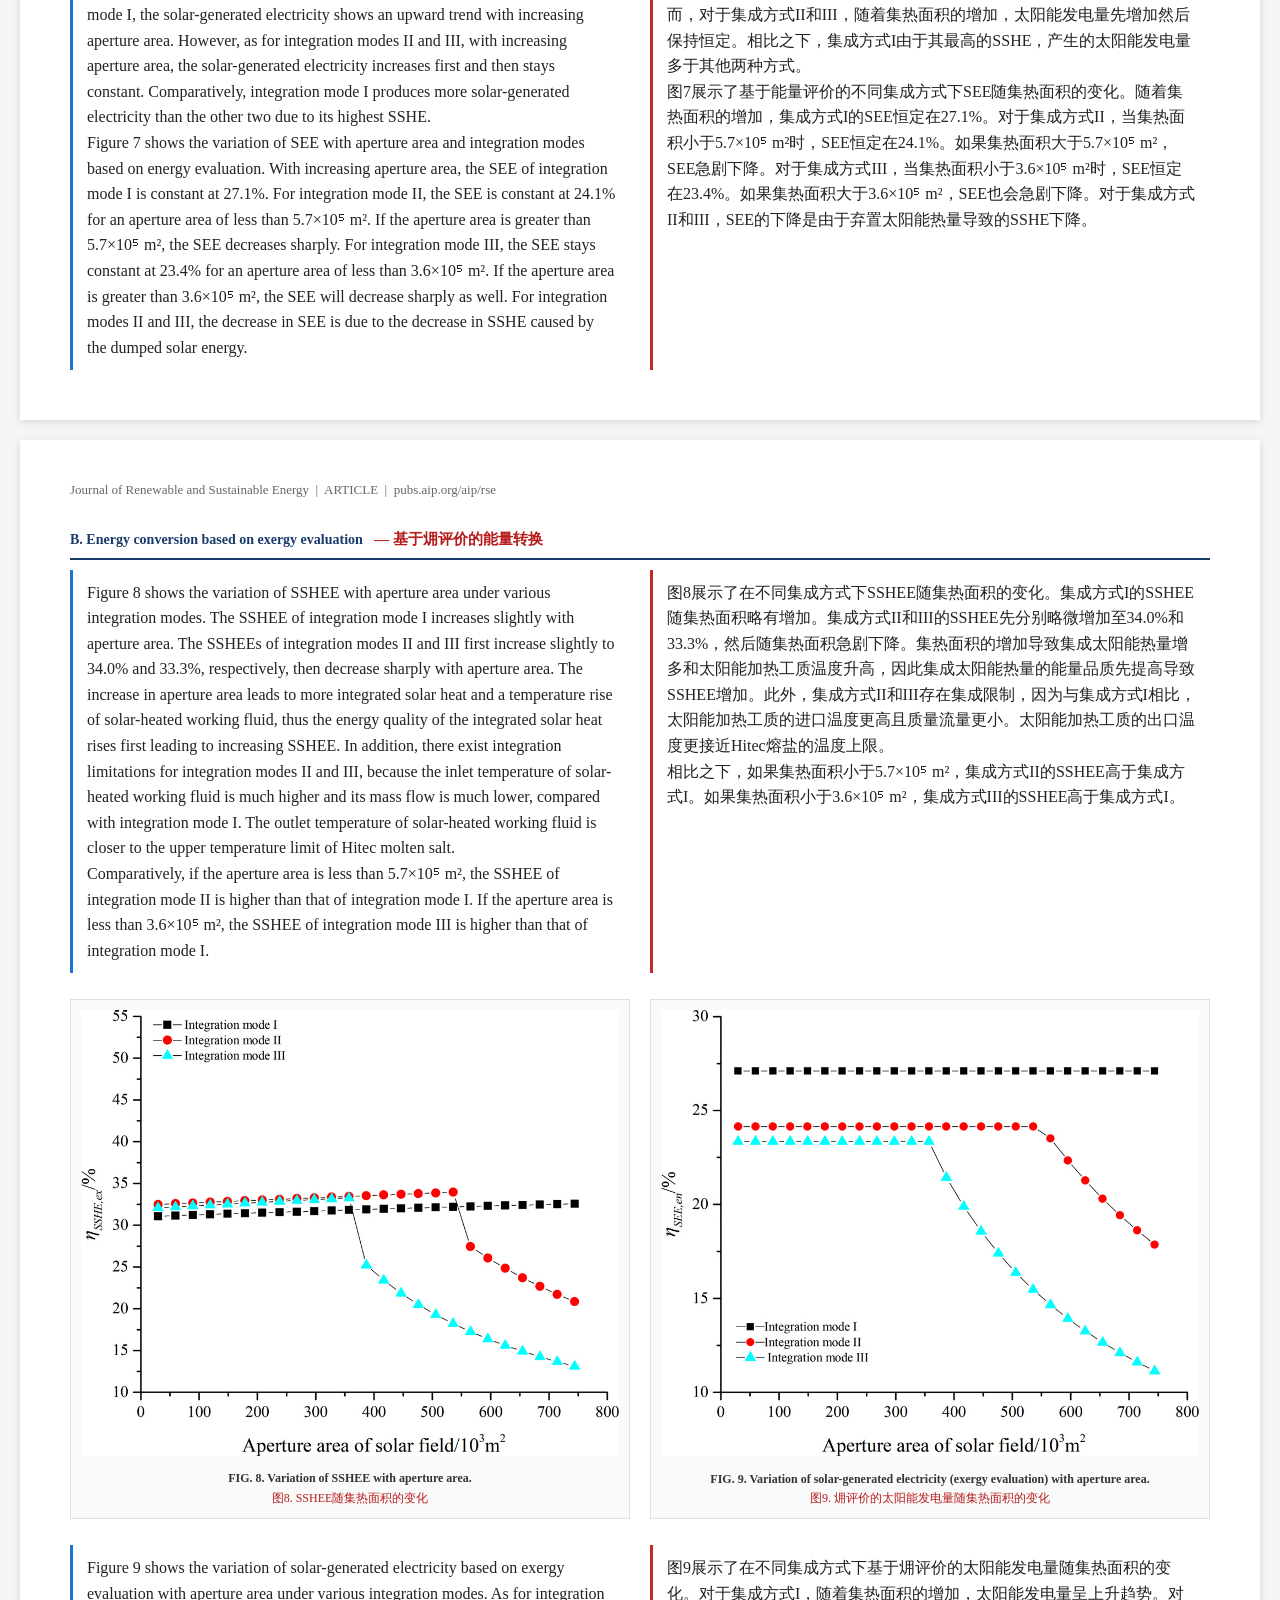
<file: translation.html>
<!DOCTYPE html>
<html lang="zh-CN">
<head>
<meta charset="UTF-8">
<meta name="viewport" content="width=device-width, initial-scale=1.0">
<title>太阳能辅助二次再热燃煤发电系统的能量与㶲评价 — 中英对照</title>
<style>
  * { box-sizing: border-box; margin: 0; padding: 0; }
  body {
    font-family: "Times New Roman", "STSong", "SimSun", "Songti SC", serif;
    background: #f5f5f5;
    color: #222;
    line-height: 1.6;
  }
  .container { max-width: 1400px; margin: 0 auto; padding: 20px; }

  /* Page simulation */
  .page {
    background: #fff;
    margin: 20px auto;
    padding: 40px 50px;
    max-width: 1300px;
    box-shadow: 0 2px 8px rgba(0,0,0,0.12);
    page-break-after: always;
  }

  /* Title styles */
  .journal-header { text-align: center; margin-bottom: 10px; }
  .journal-header .tag {
    display: inline-block;
    background: #d32f2f;
    color: #fff;
    padding: 4px 16px;
    font-size: 13px;
    font-weight: bold;
    letter-spacing: 1px;
  }
  .journal-header .date { color: #666; font-size: 13px; margin-top: 4px; }

  .article-title-en { font-size: 22px; font-weight: bold; text-align: center; margin: 16px 0 6px; }
  .article-title-zh { font-size: 20px; font-weight: bold; text-align: center; margin: 0 0 12px; color: #1a3a6b; }

  .authors { text-align: center; font-size: 15px; margin: 6px 0; }
  .journal-ref { text-align: center; font-size: 13px; color: #555; margin: 4px 0; }
  .doi { text-align: center; font-size: 12px; color: #1976d2; margin: 4px 0; }

  .section-title {
    font-size: 16px;
    font-weight: bold;
    margin: 20px 0 10px;
    padding: 6px 0;
    border-bottom: 2px solid #1a3a6b;
    color: #1a3a6b;
  }
  .section-title-zh {
    font-size: 15px;
    color: #b71c1c;
    margin-left: 8px;
  }

  /* Two-column bilingual layout */
  .bilingual {
    display: grid;
    grid-template-columns: 1fr 1fr;
    gap: 20px;
    margin: 10px 0;
  }
  .col-en, .col-zh {
    padding: 10px 14px;
    border-left: 3px solid #e0e0e0;
  }
  .col-en { border-left-color: #1976d2; }
  .col-zh { border-left-color: #c62828; }
  .col-label {
    font-size: 11px;
    font-weight: bold;
    text-transform: uppercase;
    letter-spacing: 1px;
    margin-bottom: 6px;
  }
  .col-en .col-label { color: #1976d2; }
  .col-zh .col-label { color: #c62828; }

  /* Full-width content */
  .full-width { margin: 10px 0; }

  /* Figures */
  .figure-container {
    text-align: center;
    margin: 16px 0;
    padding: 10px;
    background: #fafafa;
    border: 1px solid #e0e0e0;
  }
  .figure-container img {
    max-width: 100%;
    height: auto;
  }
  .figure-caption {
    font-size: 12px;
    margin-top: 6px;
    color: #333;
    font-weight: bold;
  }
  .figure-caption-zh {
    font-size: 12px;
    color: #b71c1c;
  }

  /* Tables */
  table.data-table {
    width: 100%;
    border-collapse: collapse;
    margin: 12px 0;
    font-size: 12px;
  }
  table.data-table th {
    background: #1a3a6b;
    color: #fff;
    padding: 6px 8px;
    text-align: center;
    font-weight: bold;
  }
  table.data-table td {
    border: 1px solid #ccc;
    padding: 4px 8px;
    text-align: center;
  }
  table.data-table tr:nth-child(even) { background: #f7f9fc; }

  /* Nomenclature grid */
  .nomen-grid {
    display: grid;
    grid-template-columns: 1fr 1fr;
    gap: 8px 20px;
    font-size: 11px;
    margin: 8px 0;
  }
  .nomen-item { display: flex; gap: 6px; }
  .nomen-sym { font-weight: bold; min-width: 60px; font-style: italic; }
  .nomen-desc { color: #333; }
  .nomen-zh { color: #b71c1c; font-size: 10px; }

  /* Abstract */
  .abstract-label {
    font-weight: bold;
    font-size: 14px;
    margin-top: 12px;
  }

  /* Equations */
  .equation {
    text-align: center;
    margin: 10px 0;
    font-style: italic;
    font-family: "Times New Roman", serif;
    font-size: 13px;
    overflow-x: auto;
  }

  /* Print */
  @media print {
    body { background: #fff; }
    .page { box-shadow: none; margin: 0; padding: 20px 30px; }
  }

  hr.divider { border: none; border-top: 1px solid #ccc; margin: 16px 0; }

  .highlight-box {
    background: #fff9c4;
    border: 1px solid #f9a825;
    padding: 10px 14px;
    margin: 10px 0;
    font-size: 13px;
  }
</style>
</head>
<body>
<div class="container">

<!-- ====== PAGE 1: TITLE PAGE ====== -->
<div class="page">
  <div class="journal-header">
    <span class="tag">RESEARCH ARTICLE</span>
    <div class="date">2023年8月22日</div>
  </div>

  <div class="article-title-en">
    Energy and exergy evaluations of solar-aided double reheat coal-fired power generation system
  </div>
  <div class="article-title-zh">
    太阳能辅助二次再热燃煤发电系统的能量与㶲评价
  </div>

  <div class="authors">
    Junjie Wu<sup>a)</sup>, Jiaming Wu, and Yu Han
  </div>
  <div class="journal-ref">
    Journal of Renewable and Sustainable Energy <b>15</b>, 043702 (2023)
  </div>
  <div class="doi">
    https://doi.org/10.1063/5.0160837
  </div>

  <div style="text-align:center; margin: 12px 0;">
    <img src="images/page1_img1.jpeg" alt="Cover graphic" style="max-width:500px; width:100%;">
  </div>

  <div style="display:flex; justify-content:center; gap:30px; font-size:11px; color:#666; margin-top:8px;">
    <span>📖 View Online</span>
    <span>📤 Export Citation</span>
    <span>⤤ CrossMark</span>
  </div>
</div>

<!-- ====== PAGE 2: ABSTRACT + NOMENCLATURE ====== -->
<div class="page">
  <div style="font-size:13px; color:#666; margin-bottom:10px;">
    Journal of Renewable and Sustainable Energy &nbsp;|&nbsp; ARTICLE &nbsp;|&nbsp; pubs.aip.org/aip/rse
  </div>

  <div class="article-title-en" style="font-size:18px;">
    Energy and exergy evaluations of solar-aided double reheat coal-fired power generation system
  </div>
  <div class="article-title-zh" style="font-size:17px;">
    太阳能辅助二次再热燃煤发电系统的能量与㶲评价
  </div>

  <div style="font-size:11px; color:#777; text-align:center; margin:4px 0;">
    Submitted: 2023年6月6日 &nbsp;|&nbsp; Accepted: 2023年8月4日 &nbsp;|&nbsp; Published Online: 2023年8月22日
  </div>

  <div style="font-size:12px; margin:8px 0;">
    <b>作者单位:</b> 南京工程学院能源与动力工程学院, 南京 211167, 中国<br>
    <b>通讯作者:</b> wujunjie@njit.edu.cn
  </div>

  <hr class="divider">

  <!-- ABSTRACT -->
  <div class="abstract-label">ABSTRACT <span style="color:#b71c1c;">— 摘要</span></div>
  <div class="bilingual">
    <div class="col-en">
      <div class="col-label">English</div>
      <p>In this paper, solar heat with mid- and high-temperature collected by molten salt parabolic trough solar field was integrated into the boiler sub-system of the double reheat coal-fired power generation system. Three typical integration modes were, respectively, evaluated by energy and exergy perspectives in terms of solar-generated electricity and solar energy conversion efficiency. Integration modes I–III utilized solar heat to preheat the inlet superheated steam, inlet reheated steam and inlet double reheated steam, respectively.</p>
      <p>Based on the case study through energy evaluation, it indicated that integrating solar energy with lower temperature led to higher solar-generated electricity, higher solar-to-solar heat efficiency, and higher solar-to-electricity efficiency. Integration mode I was unreasonably regarded superior to the other two, because the energy evaluation method ignored the quality of solar energy and mistakenly regarded the efficiency of solar heat to solar-generated electricity as the cycle efficiency.</p>
      <p>As an update, exergy evaluation takes both energy quantity and energy quality into consideration by regarding the efficiency of solar heat exergy to solar-generated electricity as the cycle exergy efficiency. It indicated that integration mode II was more recommended, with the highest solar-to-solar heat exergy efficiency and solar-to-electricity efficiency being 34.0% and 24.7%, respectively. The corresponding aperture area and solar-generated electricity are 5.7×10⁵ m² and 136.1 MW, respectively.</p>
    </div>
    <div class="col-zh">
      <div class="col-label">中文</div>
      <p>本文将由熔盐抛物槽式太阳能集热场收集的中高温太阳能热量集成到二次再热燃煤发电系统的锅炉子系统中。分别从能量和㶲的角度，对三种典型集成方式在太阳能发电量和太阳能转换效率方面进行评价。集成方式I–III分别利用太阳能热量预热进口过热蒸汽、进口再热蒸汽和进口二次再热蒸汽。</p>
      <p>基于案例研究的能量评价结果表明，将太阳能与较低温度集成可带来更高的太阳能发电量、更高的太阳能-太阳能热效率和更高的太阳能-电效率。集成方式I被不合理地认为优于其他两种方式，因为能量评价方法忽略了太阳能的品质，并错误地将太阳能热到太阳能发电量的效率视为循环效率。</p>
      <p>作为改进，㶲评价同时考虑能量数量和能量品质，将太阳能热㶲到太阳能发电量的效率视为循环㶲效率。结果表明，集成方式II更为推荐，其最高的太阳能-太阳能热㶲效率和太阳能-电效率分别为34.0%和24.7%。相应的集热面积和太阳能发电量分别为5.7×10⁵ m²和136.1 MW。</p>
    </div>
  </div>

  <hr class="divider">

  <!-- NOMENCLATURE -->
  <div class="section-title">NOMENCLATURE <span class="section-title-zh">— 术语表</span></div>

  <div class="bilingual">
    <div class="col-en">
      <div class="col-label">English Symbols</div>
      <div class="nomen-grid">
        <div class="nomen-item"><span class="nomen-sym">Ẇ</span><span class="nomen-desc">Electricity generation (kW) — 发电量</span></div>
        <div class="nomen-item"><span class="nomen-sym">ΔT</span><span class="nomen-desc">Temperature difference (K) — 温差</span></div>
        <div class="nomen-item"><span class="nomen-sym">A</span><span class="nomen-desc">Area (m²) — 面积</span></div>
        <div class="nomen-item"><span class="nomen-sym">c</span><span class="nomen-desc">Specific heat capacity (kJ/kg°C) — 比热容</span></div>
        <div class="nomen-item"><span class="nomen-sym">D</span><span class="nomen-desc">Diameter (m) — 直径</span></div>
        <div class="nomen-item"><span class="nomen-sym">e</span><span class="nomen-desc">Specific exergy (kJ/kg) — 比㶲</span></div>
        <div class="nomen-item"><span class="nomen-sym">E</span><span class="nomen-desc">Exergy (kW) — 㶲</span></div>
        <div class="nomen-item"><span class="nomen-sym">G<sub>bn</sub></span><span class="nomen-desc">Direct normal irradiation (kW/m²) — 法向直射辐照</span></div>
        <div class="nomen-item"><span class="nomen-sym">h</span><span class="nomen-desc">Specific enthalpy (kJ/kg) — 比焓</span></div>
        <div class="nomen-item"><span class="nomen-sym">IAM</span><span class="nomen-desc">Incidence angle modifier — 入射角修正系数</span></div>
        <div class="nomen-item"><span class="nomen-sym">k</span><span class="nomen-desc">Thermal conductivity (W/mK) — 导热系数</span></div>
        <div class="nomen-item"><span class="nomen-sym">K₁</span><span class="nomen-desc">Heat transfer coefficient between HTF and absorber (W/m²K) — HTF与吸收器间传热系数</span></div>
        <div class="nomen-item"><span class="nomen-sym">K₃</span><span class="nomen-desc">Heat transfer coefficient between glass envelope and atmosphere (W/m²K) — 玻璃套管与大气间传热系数</span></div>
        <div class="nomen-item"><span class="nomen-sym">l</span><span class="nomen-desc">Length (m) — 长度</span></div>
        <div class="nomen-item"><span class="nomen-sym">ṁ</span><span class="nomen-desc">Mass flow (kg/s) — 质量流量</span></div>
        <div class="nomen-item"><span class="nomen-sym">q</span><span class="nomen-desc">Specific enthalpy drop of extraction steam (kJ/kg) — 抽汽比焓降</span></div>
        <div class="nomen-item"><span class="nomen-sym">Q̇</span><span class="nomen-desc">Energy (kW) — 能量</span></div>
        <div class="nomen-item"><span class="nomen-sym">Q<sub>LHV</sub></span><span class="nomen-desc">Lower heating value of coal (kJ/kg) — 煤的低位发热量</span></div>
        <div class="nomen-item"><span class="nomen-sym">T</span><span class="nomen-desc">Temperature (K) — 温度</span></div>
      </div>
    </div>
    <div class="col-zh">
      <div class="col-label">Greek Symbols / 希腊符号</div>
      <div class="nomen-grid">
        <div class="nomen-item"><span class="nomen-sym">α</span><span class="nomen-desc">Absorptance / heat ratio — 吸收率/热比例</span></div>
        <div class="nomen-item"><span class="nomen-sym">γ</span><span class="nomen-desc">Specific enthalpy drop of drain water (kJ/kg) — 疏水比焓降</span></div>
        <div class="nomen-item"><span class="nomen-sym">ε</span><span class="nomen-desc">Emissivity — 发射率</span></div>
        <div class="nomen-item"><span class="nomen-sym">η</span><span class="nomen-desc">Efficiency (-) — 效率</span></div>
        <div class="nomen-item"><span class="nomen-sym">θ</span><span class="nomen-desc">Angle (°) — 角度</span></div>
        <div class="nomen-item"><span class="nomen-sym">σ</span><span class="nomen-desc">Specific enthalpy rise of feedwater (kJ/kg) — 给水比焓升</span></div>
        <div class="nomen-item"><span class="nomen-sym">τ</span><span class="nomen-desc">Transmittance — 透过率</span></div>
        <div class="nomen-item"><span class="nomen-sym">ν</span><span class="nomen-desc">Viscosity (m²/s) — 粘度</span></div>
        <div class="nomen-item"><span class="nomen-sym">ρ</span><span class="nomen-desc">Density (kg/m³) — 密度</span></div>
        <div class="nomen-item"><span class="nomen-sym">σ</span><span class="nomen-desc">Stefan–Boltzmann constant — 斯特藩-玻尔兹曼常数</span></div>
      </div>
      <br>
      <div class="col-label">Abbreviations / 缩写</div>
      <div class="nomen-grid">
        <div class="nomen-item"><span class="nomen-sym">CSP</span><span class="nomen-desc">Concentrated solar power — 聚光太阳能发电</span></div>
        <div class="nomen-item"><span class="nomen-sym">DNI</span><span class="nomen-desc">Direct normal irradiation — 法向直射辐照</span></div>
        <div class="nomen-item"><span class="nomen-sym">DRCFPGS</span><span class="nomen-desc">Double reheat coal-fired power generation system — 二次再热燃煤发电系统</span></div>
        <div class="nomen-item"><span class="nomen-sym">FWH</span><span class="nomen-desc">Feedwater heater — 给水加热器</span></div>
        <div class="nomen-item"><span class="nomen-sym">HTF</span><span class="nomen-desc">Heat transfer fluid — 传热流体</span></div>
        <div class="nomen-item"><span class="nomen-sym">HP</span><span class="nomen-desc">High-pressure — 高压</span></div>
        <div class="nomen-item"><span class="nomen-sym">IP</span><span class="nomen-desc">Intermediate-pressure — 中压</span></div>
        <div class="nomen-item"><span class="nomen-sym">LCOE</span><span class="nomen-desc">Levelized cost of energy — 平准化能源成本</span></div>
        <div class="nomen-item"><span class="nomen-sym">LP</span><span class="nomen-desc">Low-pressure — 低压</span></div>
        <div class="nomen-item"><span class="nomen-sym">SADRCFPGS</span><span class="nomen-desc">Solar-aided double reheat coal-fired power generation system — 太阳能辅助二次再热燃煤发电系统</span></div>
        <div class="nomen-item"><span class="nomen-sym">SAPG</span><span class="nomen-desc">Solar-aided power generation — 太阳能辅助发电</span></div>
        <div class="nomen-item"><span class="nomen-sym">SCA</span><span class="nomen-desc">Solar collector assembly — 太阳能集热器组件</span></div>
        <div class="nomen-item"><span class="nomen-sym">SEE</span><span class="nomen-desc">Solar-to-electricity efficiency — 太阳能-电效率</span></div>
        <div class="nomen-item"><span class="nomen-sym">SHP</span><span class="nomen-desc">Superhigh-pressure — 超高压</span></div>
        <div class="nomen-item"><span class="nomen-sym">SSHE</span><span class="nomen-desc">Solar-to-solar heat efficiency — 太阳能-太阳能热效率</span></div>
        <div class="nomen-item"><span class="nomen-sym">SSHEE</span><span class="nomen-desc">Solar-to-solar heat exergy efficiency — 太阳能-太阳能热㶲效率</span></div>
      </div>
    </div>
  </div>
</div>

<!-- ====== PAGE 3-4: INTRODUCTION + GENERAL DESCRIPTION ====== -->
<div class="page">
  <div style="font-size:13px; color:#666; margin-bottom:10px;">
    Journal of Renewable and Sustainable Energy &nbsp;|&nbsp; ARTICLE &nbsp;|&nbsp; pubs.aip.org/aip/rse
  </div>

  <div class="section-title">I. INTRODUCTION <span class="section-title-zh">— 引言</span></div>

  <div class="bilingual">
    <div class="col-en">
      <p>Most of the early research focused on using solar energy to heat part of the working fluid in a coal-fired power generation system with single reheat. Eric conceptualized this kind of system as solar-aided power generation (SAPG) system. It could be flexibly switched to fuel-saving mode or power-boosting mode based on the load condition. Qin pointed out that SAPG system increased the conversion efficiency of solar energy, because both solar and coal shared high-capacity turbines. Zhao revealed that solar energy collected by synthetic oil parabolic trough should be integrated to preheat the feedwater in the regenerative system. Based on a South African case, Pierce proved that a SAPG system was better than a standalone concentrated solar power (CSP) system by effectively lowering the cost. Li compared several integration strategies, indicating that using a solar tower to preheat the exhaust steam from intermediate-pressure (IP) cylinder could further lower the standard coal consumption rate. Li proposed all-condition mechanism model of the SAPG system and assessed the system performance in the view of safety and thermal efficiency. Wu optimized the integration strategy of solar-aided combined heat and power system, indicating that subsequently preheating reheated steam and then first-stage feedwater was more recommended. Yan improved the control strategy regulate flue gas damper for the changes of direct normal irradiance (DNI) conditions. Conclusively, SAPG technology could efficiently increase the conversion efficiency of solar energy.</p>
    </div>
    <div class="col-zh">
      <p>早期研究大多集中于利用太阳能加热单次再热燃煤发电系统中的部分工质。Eric将此类系统概念化为太阳能辅助发电（SAPG）系统。该系统可根据负荷情况灵活切换至节煤模式或功率提升模式。Qin指出SAPG系统提高了太阳能的转换效率，因为太阳能和煤共用大容量汽轮机。Zhao揭示了由合成油抛物槽式集热器收集的太阳能应用于预热回热系统中的给水。基于南非案例，Pierce证明了SAPG系统通过有效降低成本优于独立的聚光太阳能发电（CSP）系统。Li比较了几种集成策略，表明利用太阳能塔预热中压（IP）缸排汽可进一步降低标准煤耗率。Li提出了SAPG系统的全工况机理模型，并从安全性和热效率角度评估了系统性能。Wu优化了太阳能辅助热电联产系统的集成策略，表明先预热再热蒸汽再预热第一级给水更为推荐。Yan改进了根据法向直射辐照（DNI）条件变化调节烟气挡板的控制策略。总之，SAPG技术能够有效提高太阳能的转换效率。</p>
    </div>
  </div>

  <div class="bilingual">
    <div class="col-en">
      <p>The integration of solar energy always leads to coal-fired generation systems working under the off-design condition. Wu proposed the matrix thermal balance equation to efficiently calculate the mass flow of extraction steam in each stage. Hou found that certain integration strategies led to temperature fluctuations of reheated steam. Qin optimized the solar multiple and thermal energy storage of the SAPG system operating at various strategies. Jiang designed a solar-aided double reheat coal-fired power generation system based on solar tower technology, which further increased both the power output and solar-to-electricity efficiency.</p>
      <p>In the existing research of SAPG system, synthetic oil and parabolic trough collector are widely adopted due to its mature technology. As the working temperature of synthetic oil is limited to approximately 400°C, it is suitable only for integrating solar heat below 400°C. However, the temperature of superheated steam, reheated steam and double reheated steam in the boiler sub-system is generally above 500°C. The molten salt parabolic trough solar field can collect solar heat with a temperature up to 550°C, which could meet the temperature requirement of heating these high-temperature steams.</p>
    </div>
    <div class="col-zh">
      <p>太阳能的集成总会导致燃煤发电系统在非设计工况下运行。Wu提出了矩阵热平衡方程以高效计算各级抽汽的质量流量。Hou发现某些集成策略会导致再热蒸汽温度波动。Qin优化了在不同策略下运行的SAPG系统的太阳能倍数和储热。Jiang设计了基于太阳能塔技术的太阳能辅助二次再热燃煤发电系统，进一步提高了功率输出和太阳能-电效率。</p>
      <p>在现有的SAPG系统研究中，合成油和抛物槽式集热器因其技术成熟而被广泛采用。由于合成油的工作温度被限制在约400°C，它仅适用于集成低于400°C的太阳能热量。然而，锅炉子系统中过热蒸汽、再热蒸汽和二次再热蒸汽的温度通常在500°C以上。熔盐抛物槽式太阳能集热场可以收集温度高达550°C的太阳能热量，能够满足加热这些高温蒸汽的温度要求。</p>
    </div>
  </div>

  <div class="bilingual">
    <div class="col-en">
      <p>There exist two research gaps for a SAPG system using molten salt as the heat transfer fluid. The first problem is how to integrate solar heat with mid- and high-temperature. As the generated electricity of a DRCFPGS mainly depends on the boiler sub-system, this paper focuses on integrating solar heat into the boiler sub-system. Three typical integration modes are proposed, using solar heat to preheat the inlet superheated steam, inlet reheated steam and inlet double reheated steam.</p>
      <p>The second problem is how to evaluate the performance of solar energy conversion. In the existing research of the SAPG system, with the integration of solar energy into the preheating sub-system, it is easy to calculate the more generated electricity (i.e., solar-generated electricity) using energy evaluation. However, as the temperatures of main steam, reheated steam and double reheated steam should be kept stable, integrating solar energy into the boiler sub-system will not influence the generated electricity of SADRCFPGS. Whether to use energy evaluation method or exergy evaluation method should be compared and discussed to optimize the solar integration.</p>
    </div>
    <div class="col-zh">
      <p>对于使用熔盐作为传热流体的SAPG系统，存在两个研究空白。第一个问题是如何集成中高温太阳能热量。由于DRCFPGS的发电量主要取决于锅炉子系统，本文侧重于将太阳能热量集成到锅炉子系统中。提出了三种典型的集成方式，分别利用太阳能热量预热进口过热蒸汽、进口再热蒸汽和进口二次再热蒸汽。</p>
      <p>第二个问题是如何评价太阳能转换性能。在现有的SAPG系统研究中，将太阳能集成到预热子系统中，利用能量评价方法很容易计算出增加的发电量（即太阳能发电量）。然而，由于主蒸汽、再热蒸汽和二次再热蒸汽的温度需要保持稳定，将太阳能集成到锅炉子系统不会影响SADRCFPGS的发电量。应当比较和讨论使用能量评价方法还是㶲评价方法，以优化太阳能集成。</p>
    </div>
  </div>

  <div class="highlight-box">
    <b>The novelties are listed as below / 本文的创新点如下：</b><br>
    (1) This paper proposes to integrate solar heat with mid- and high-temperature collected by a molten salt parabolic trough solar field into a DRCFPGS;<br>
    <span style="color:#b71c1c;">本文提出将由熔盐抛物槽式太阳能集热场收集的中高温太阳能热量集成到DRCFPGS中；</span><br>
    (2) Three integration modes of solar energy are proposed, compared, and optimized based on energy and exergy evaluations methods.<br>
    <span style="color:#b71c1c;">基于能量和㶲评价方法，提出、比较并优化了三种太阳能集成方式。</span>
  </div>

  <hr class="divider">

  <div class="section-title">II. GENERAL DESCRIPTION OF SADRCFPGS <span class="section-title-zh">— SADRCFPGS总体描述</span></div>

  <div class="bilingual">
    <div class="col-en">
      <p>A SADRCFPGS consists of the original DRCFPGS and the newly added molten salt parabolic trough solar field. Figure 1 is the schematic diagram of a typical DRCFPGS. The outlet feedwater from condenser is first pressurized by a condensate pump and then preheated by six feedwater heaters (FWHs). Then, the outlet feedwater from the deaerator is further pressurized by a pump and then heated by the other four FWHs. After that, the preheated and pressurized feedwater is superheated in the boiler to the designed temperature. The superheated steam first expands in the superhigh-pressure (SHP) cylinder, then returns to the boiler for the first reheat. The first reheated steam expands in the high-pressure (HP) cylinder, then returns to the boiler for the double reheat. The double reheated steam expands in the intermediate-pressure (IP) cylinder and low-pressure (LP) cylinder to generate electricity. The extraction steams from the cylinders flow to the corresponding FWHs, while a certain amount of extraction steams to provide the heat source in the corresponding FWHs.</p>
    </div>
    <div class="col-zh">
      <p>SADRCFPGS由原有的DRCFPGS和新增加的熔盐抛物槽式太阳能集热场组成。图1为典型DRCFPGS的原理图。来自凝汽器的出口给水首先由凝结水泵加压，然后经六级给水加热器（FWH）预热。然后，来自除氧器的出口给水由泵进一步加压，再经另外四级FWH加热。之后，预热和加压后的给水在锅炉中被过热至设计温度。过热蒸汽首先在超高压（SHP）缸中膨胀，然后返回锅炉进行第一次再热。第一次再热蒸汽在高压（HP）缸中膨胀，然后返回锅炉进行二次再热。二次再热蒸汽在中压（IP）缸和低压（LP）缸中膨胀做功发电。来自各缸的抽汽流向相应的FWH，提供热源。</p>
    </div>
  </div>

  <div class="figure-container">
    <img src="images/page4_img1.png" alt="Figure 1: Schematic diagram of a typical DRCFPGS">
    <div class="figure-caption">FIG. 1. Schematic diagram of a typical DRCFPGS.</div>
    <div class="figure-caption-zh">图1. 典型DRCFPGS原理图</div>
  </div>

  <div class="bilingual">
    <div class="col-en">
      <p>The added molten salt parabolic trough solar field aims to collect solar heat, which can be transferred to the DRCFPGS via a salt/water heat exchanger or a salt/steam heat exchanger. As the temperature of the collected solar heat further increases, this paper focuses on three typical integration modes of solar field arranged in series before the boiler, as shown in Fig. 2. A mixed Hitec molten salt (7% NaNO₃ + 53% KNO₃ + 40% NaNO₂) is used as the HTF, with a temperature up to 550°C, which well meets the temperature demands of boiler sub-system.</p>
      <p>Figure 2(a) represents integration mode I, in which the solar field is arranged between FWH-1 and the superheaters to preheat the inlet feedwater of boiler. Figure 2(b) represents integration mode II, in which the solar field is arranged between the SHP cylinder and the reheaters to preheat the inlet reheated steam. Figure 2(c) represents integration mode III, in which the solar field is arranged between the HP cylinder and the double reheaters to preheat the inlet double reheated steam.</p>
    </div>
    <div class="col-zh">
      <p>新增的熔盐抛物槽式太阳能集热场旨在收集太阳能热量，通过盐/水换热器或盐/蒸汽换热器将热量传递给DRCFPGS。随着收集的太阳能热量温度进一步提高，本文重点研究如图2所示的串联布置在锅炉前的三种典型太阳能集热场集成方式。采用Hitec混合熔盐（7% NaNO₃ + 53% KNO₃ + 40% NaNO₂）作为HTF，温度可达550°C，完全满足锅炉子系统的温度需求。</p>
      <p>图2(a)表示集成方式I，太阳能集热场布置在FWH-1和过热器之间，用于预热锅炉进口给水。图2(b)表示集成方式II，太阳能集热场布置在SHP缸和再热器之间，用于预热进口再热蒸汽。图2(c)表示集成方式III，太阳能集热场布置在HP缸和二次再热器之间，用于预热进口二次再热蒸汽。</p>
    </div>
  </div>

  <div class="figure-container">
    <img src="images/page5_img1.jpeg" alt="Figure 2: Schematic diagram of a SADRCFPGS" style="max-width:900px;">
    <div class="figure-caption">FIG. 2. Schematic diagram of a SADRCFPGS. (a) Mode I, (b) Mode II, (c) Mode III.</div>
    <div class="figure-caption-zh">图2. SADRCFPGS原理图：(a) 方式I, (b) 方式II, (c) 方式III</div>
  </div>
</div>

<!-- ====== PAGES 5-7: MODELING ====== -->
<div class="page">
  <div style="font-size:13px; color:#666; margin-bottom:10px;">
    Journal of Renewable and Sustainable Energy &nbsp;|&nbsp; ARTICLE &nbsp;|&nbsp; pubs.aip.org/aip/rse
  </div>

  <div class="section-title">III. MODELING <span class="section-title-zh">— 建模</span></div>

  <div class="section-title" style="font-size:14px;">A. Thermodynamic modeling of molten salt parabolic trough solar field <span class="section-title-zh">— 熔盐抛物槽式太阳能集热场热力学建模</span></div>

  <div class="bilingual">
    <div class="col-en">
      <p>As a reasonable simplification in the modeling of molten salt parabolic trough solar field, there are several assumptions as listed below:</p>
      <p>(1) N–S horizontal tracking orientation is applied in solar field.<br>
      (2) The solar field consists of same number of loops in the east and west side.<br>
      (3) Each loop consists of the same number of solar collector assemblies (SCAs).<br>
      (4) The density, viscosity and thermal conductivity of molten salt, the respective equations (1)–(3), are shown as follows:</p>
    </div>
    <div class="col-zh">
      <p>在对熔盐抛物槽式太阳能集热场建模时，为合理简化，做出如下假设：</p>
      <p>(1) 太阳能集热场采用南北水平跟踪方向。<br>
      (2) 太阳能集热场东西两侧的回路数量相同。<br>
      (3) 每个回路由相同数量的太阳能集热器组件（SCA）组成。<br>
      (4) 熔盐的密度、粘度和导热系数分别如方程(1)–(3)所示：</p>
    </div>
  </div>

  <div class="equation">
    ρ<sub>HTF</sub> = 1938.0 − 0.732 (T<sub>HTF</sub> − 200) &nbsp;&nbsp; (1)<br>
    ν<sub>HTF</sub> = e<sup>−4.343 − 2.0143 (ln T<sub>HTF</sub> − 5.011)</sup> &nbsp;&nbsp; (2)<br>
    k<sub>HTF</sub> = −0.000653 (T<sub>HTF</sub> − 260) + 0.421 &nbsp;&nbsp; (3)
  </div>

  <div class="figure-container">
    <img src="images/page6_img1.jpeg" alt="Figure 3: Schematic of energy transfer in a SCA" style="max-width:700px;">
    <div class="figure-caption">FIG. 3. Schematic of energy transfer in a SCA.</div>
    <div class="figure-caption-zh">图3. SCA中能量传递示意图</div>
  </div>

  <div class="bilingual">
    <div class="col-en">
      <p>Figure 3 shows the schematic of energy transfer in a SCA. The effective incident solar radiation equals the solar energy absorbed by the absorber (Q̇<sub>0,abs</sub>) and the glass envelope (Q̇<sub>0,env</sub>), as shown in the following equation:</p>
    </div>
    <div class="col-zh">
      <p>图3展示了SCA中能量传递的示意图。有效入射太阳辐射等于吸收器（Q̇<sub>0,abs</sub>）和玻璃套管（Q̇<sub>0,env</sub>）吸收的太阳能，如下式所示：</p>
    </div>
  </div>

  <div class="equation">
    A<sub>SCA</sub> G<sub>bn</sub> η<sub>opt</sub> η<sub>end</sub> η<sub>shadow</sub> cosθ<sub>inc</sub> IAM = Q̇<sub>0,abs</sub> + Q̇<sub>0,env</sub> &nbsp;&nbsp; (4)
  </div>

  <div class="bilingual">
    <div class="col-en">
      <p>where A<sub>SCA</sub> is the aperture area of SCA, G<sub>bn</sub> is the DNI, θ<sub>inc</sub> is the incident angle in radians, IAM is the incident angle modifier as shown in Eq. (5), η<sub>opt</sub> is the optical efficiency, η<sub>end</sub> is the end losses as shown in Eq. (6), and η<sub>shadow</sub> is the shadow factor as shown in Eq. (7).</p>
    </div>
    <div class="col-zh">
      <p>其中A<sub>SCA</sub>是SCA的采光面积，G<sub>bn</sub>是DNI，θ<sub>inc</sub>是以弧度为单位的入射角，IAM如方程(5)所示为入射角修正系数，η<sub>opt</sub>是光学效率，η<sub>end</sub>如方程(6)所示为末端损失，η<sub>shadow</sub>如方程(7)所示为阴影系数。</p>
    </div>
  </div>

  <div class="equation">
    IAM = max( 1 + c₁·θ<sub>inc</sub>/cosθ<sub>inc</sub> + c₂·θ<sub>inc</sub>²/cosθ<sub>inc</sub>, 0 ) &nbsp;&nbsp; (5)<br>
    <small>where c₁ = −0.008 and c₂ = −0.117.</small>
  </div>

  <div class="equation">
    η<sub>end</sub> = 1 − (l<sub>f</sub> tanθ<sub>inc</sub>) / l<sub>SCA</sub> &nbsp;&nbsp; (6)<br>
    <small>where l<sub>f</sub> is the focal length of the collector and l<sub>SCA</sub> is the SCA length.</small>
  </div>

  <div class="equation">
    η<sub>shadow</sub> = min( l<sub>rs</sub> cosθ<sub>z</sub> / (l<sub>Wide</sub> cosθ<sub>inc</sub>), 1 ) &nbsp;&nbsp; (7)<br>
    <small>where l<sub>rs</sub> is the row spacing of solar field, l<sub>Wide</sub> is the width of the collector aperture, and θ<sub>z</sub> is the zenith angle.</small>
  </div>

  <div class="bilingual">
    <div class="col-en">
      <p>For convenience, effective DNI (G<sub>bn,eff</sub>) is defined as:</p>
    </div>
    <div class="col-zh">
      <p>为方便起见，有效DNI（G<sub>bn,eff</sub>）定义为：</p>
    </div>
  </div>

  <div class="equation">
    G<sub>bn,eff</sub> = G<sub>bn</sub> η<sub>opt</sub> η<sub>end</sub> η<sub>shadow</sub> cosθ<sub>inc</sub> IAM &nbsp;&nbsp; (8)
  </div>

  <div class="bilingual">
    <div class="col-en">
      <p>The energy absorbed by the absorber equals the heat convectively transferred to the HTF (Q̇<sub>1</sub>) and the heat radial transferred from absorber to glass envelope (Q̇<sub>2,env,rad</sub>), as shown in Eqs. (9)–(11). These equations involve the density, viscosity and thermal conductivity of molten salt, the respective equations (1)–(3), as the key property parameters:</p>
    </div>
    <div class="col-zh">
      <p>吸收器吸收的能量等于以对流方式传递给HTF的热量（Q̇<sub>1</sub>）和从吸收器辐射传递给玻璃套管的热量（Q̇<sub>2,env,rad</sub>），如方程(9)–(11)所示。这些方程涉及熔盐的密度、粘度和导热系数，分别由方程(1)–(3)给出作为关键物性参数：</p>
    </div>
  </div>

  <div class="equation">
    Q̇<sub>1</sub> = K₁ π D<sub>abs,in</sub> l<sub>SCA</sub> ( T<sub>abs</sub> − (T<sub>HTF,in</sub> + T<sub>HTF,out</sub>)/2 )<br>
    &nbsp;&nbsp;&nbsp;&nbsp;= ṁ<sub>HTF</sub> c (T<sub>HTF,out</sub> − T<sub>HTF,in</sub>) &nbsp;&nbsp; (10)
  </div>

  <div class="equation">
    Q̇<sub>2,env,rad</sub> = σ π D<sub>abs,out</sub> l<sub>SCA</sub> (T<sub>abs</sub>⁴ − T<sub>env,in</sub>⁴) / (1/ε<sub>abs</sub> + (1−ε<sub>env,in</sub>)/ε<sub>env,in</sub> · D<sub>abs,out</sub>/D<sub>env,in</sub>) &nbsp;&nbsp; (11)
  </div>

  <div class="bilingual">
    <div class="col-en">
      <p>where K is the heat transfer coefficient, D is the diameter, c is the specific heat capacity, σ is the Stefan–Boltzmann constant, and ε is the emissivity (Table I).</p>
      <p>The energy gained by the glass envelope is lost to the atmosphere by radiation (Q̇<sub>3,sky,rad</sub>) and convection (Q̇<sub>3,atm,con</sub>), as shown in Eq. (12). Q̇<sub>3,sky,rad</sub> and Q̇<sub>3,atm,con</sub> can be, respectively, calculated through the following equations:</p>
    </div>
    <div class="col-zh">
      <p>其中K是传热系数，D是直径，c是比热容，σ是斯特藩-玻尔兹曼常数，ε是发射率（表I）。</p>
      <p>玻璃套管获得的能量通过辐射（Q̇<sub>3,sky,rad</sub>）和对流（Q̇<sub>3,atm,con</sub>）散失到大气中，如方程(12)所示。Q̇<sub>3,sky,rad</sub>和Q̇<sub>3,atm,con</sub>可分别通过以下方程计算：</p>
    </div>
  </div>

  <div class="equation">
    Q̇<sub>2,env,rad</sub> + Q̇<sub>0,env</sub> = Q̇<sub>3,sky,rad</sub> + Q̇<sub>3,atm,con</sub> &nbsp;&nbsp; (12)
  </div>

  <div class="equation">
    Q̇<sub>3,atm,con</sub> = K₃ π D<sub>env,out</sub> l<sub>SCA</sub> (T<sub>env,out</sub> − T<sub>atm</sub>) &nbsp;&nbsp; (13)
  </div>

  <div class="equation">
    Q̇<sub>3,sky,rad</sub> = σ π D<sub>env,out</sub> ε<sub>env,out</sub> l<sub>SCA</sub> [T<sub>env,out</sub>⁴ − (T<sub>atm</sub>−8)⁴] &nbsp;&nbsp; (14)
  </div>

  <div class="bilingual">
    <div class="col-en">
      <p>The solar energy transferred to DRCFPGS can be calculated through Eqs. (15)–(17), corresponding to integration modes I, II, and III:</p>
    </div>
    <div class="col-zh">
      <p>传递至DRCFPGS的太阳能可分别通过方程(15)–(17)计算，对应集成方式I、II和III：</p>
    </div>
  </div>

  <div class="equation">
    Q̇<sub>solar</sub> = ṁ<sub>FW</sub> (h<sub>SH,in</sub> − h<sub>fw,1</sub>) &nbsp;&nbsp; (15)
  </div>
  <div class="equation">
    Q̇<sub>solar</sub> = ṁ<sub>FW</sub> α<sub>rh</sub> (h<sub>rh,in</sub> − h₁) &nbsp;&nbsp; (16)
  </div>
  <div class="equation">
    Q̇<sub>solar</sub> = ṁ<sub>FW</sub> α<sub>drh</sub> (h<sub>drh,in</sub> − h₃) &nbsp;&nbsp; (17)
  </div>

  <div class="bilingual">
    <div class="col-en">
      <p>where α<sub>rh</sub> is the reheat ratio and α<sub>drh</sub> is the double reheat ratio.</p>
      <p>The solar exergy transferred to DRCFPGS can be calculated through Eqs. (18)–(20), corresponding to integration modes I, II, and III:</p>
    </div>
    <div class="col-zh">
      <p>其中α<sub>rh</sub>是再热比例，α<sub>drh</sub>是二次再热比例。</p>
      <p>传递至DRCFPGS的太阳能㶲可分别通过方程(18)–(20)计算，对应集成方式I、II和III：</p>
    </div>
  </div>

  <div class="equation">
    Ė<sub>solar</sub> = ṁ<sub>FW</sub> (e<sub>SH,in</sub> − e<sub>fw,1</sub>) &nbsp;&nbsp; (18)
  </div>
  <div class="equation">
    Ė<sub>solar</sub> = ṁ<sub>FW</sub> α<sub>rh</sub> (e<sub>rh,in</sub> − e₁) &nbsp;&nbsp; (19)
  </div>
  <div class="equation">
    Ė<sub>solar</sub> = ṁ<sub>FW</sub> α<sub>drh</sub> (e<sub>drh,in</sub> − e₃) &nbsp;&nbsp; (20)
  </div>

  <div class="bilingual">
    <div class="col-en">
      <p>where e is the specific exergy.</p>
    </div>
    <div class="col-zh">
      <p>其中e为比㶲。</p>
    </div>
  </div>

  <hr class="divider">

  <div class="section-title" style="font-size:14px;">B. Thermodynamic modeling of turbine and feedwater preheating sub-systems <span class="section-title-zh">— 汽轮机和给水预热子系统热力学建模</span></div>

  <div class="bilingual">
    <div class="col-en">
      <p>Equation (21) shows the energy balance of each FWH in a matrix form:</p>
    </div>
    <div class="col-zh">
      <p>方程(21)以矩阵形式展示了每个FWH的能量平衡：</p>
    </div>
  </div>

  <div class="equation">
    <!-- Matrix representation simplified -->
    [q] · [ṁ<sub>ex</sub>] = ṁ<sub>FW</sub> · [σ] &nbsp;&nbsp; (21)
  </div>

  <div class="bilingual">
    <div class="col-en">
      <p>where q is the specific enthalpy drop of the extraction steam, γ is the specific enthalpy drop of drain water, σ is the specific enthalpy rise of feedwater, and ṁ<sub>ex</sub> is the mass flow of extraction steam.</p>
      <p>The power generated from turbines can be calculated as:</p>
    </div>
    <div class="col-zh">
      <p>其中q是抽汽的比焓降，γ是疏水的比焓降，σ是给水的比焓升，ṁ<sub>ex</sub>是抽汽的质量流量。</p>
      <p>汽轮机的发电量可计算为：</p>
    </div>
  </div>

  <div class="equation">
    Ẇ = ṁ<sub>ex1</sub>(h<sub>sh,out</sub>−h₁) + Σṁ<sub>ex,i</sub>(h₀−h₁+h<sub>rh,out</sub>−h<sub>i</sub>)<br>
    &nbsp;&nbsp;&nbsp;+ Σṁ<sub>ex,i</sub>(h₀−h₁+h<sub>rh,out</sub>−h₃+h<sub>drh,out</sub>−h<sub>i</sub>)<br>
    &nbsp;&nbsp;&nbsp;+ (ṁ<sub>FW</sub>−Σṁ<sub>ex,i</sub>)(h₀−h₁+h<sub>rh,out</sub>−h₃+h<sub>drh,out</sub>−h<sub>c</sub>) &nbsp;&nbsp; (22)
  </div>

  <div class="bilingual">
    <div class="col-en">
      <p>where h<sub>sh,out</sub> is the specific enthalpy of superheated steam, h<sub>rh,out</sub> is the specific enthalpy of reheated steam, h<sub>drh,out</sub> is the specific enthalpy of double reheated steam, and h<sub>c</sub> is the specific enthalpy of exhaust steam from the LP cylinder.</p>
    </div>
    <div class="col-zh">
      <p>其中h<sub>sh,out</sub>是过热蒸汽的比焓，h<sub>rh,out</sub>是再热蒸汽的比焓，h<sub>drh,out</sub>是二次再热蒸汽的比焓，h<sub>c</sub>是LP缸排汽的比焓。</p>
    </div>
  </div>
</div>

<!-- ====== PAGES 7-8: EVALUATION CRITERIA ====== -->
<div class="page">
  <div style="font-size:13px; color:#666; margin-bottom:10px;">
    Journal of Renewable and Sustainable Energy &nbsp;|&nbsp; ARTICLE &nbsp;|&nbsp; pubs.aip.org/aip/rse
  </div>

  <div class="section-title">III.D. Evaluation Criteria <span class="section-title-zh">— 评价准则</span></div>

  <div class="section-title" style="font-size:14px;">1. Solar-generated electricity <span class="section-title-zh">— 太阳能发电量</span></div>

  <div class="bilingual">
    <div class="col-en">
      <p>Integrating solar heat into the boiler sub-system reduces the coal consumption. However, as the temperatures of main steam, reheated steam, and double reheated steam should be kept stable, the integration of solar energy will not influence the power generation. To distinguish the solar contribution in the power generation, the energy evaluation method and exergy evaluation method are discussed and compared, respectively.</p>
      <p>The solar-generated electricity derived from energy evaluation equals the working fluid solar contribution in the Rankine cycle with double reheat absorbed by the total input energy, as:</p>
    </div>
    <div class="col-zh">
      <p>将太阳能热量集成到锅炉子系统可降低煤耗。然而，由于主蒸汽、再热蒸汽和二次再热蒸汽的温度需要保持稳定，太阳能的集成不会影响发电量。为了区分太阳能在发电中的贡献，分别讨论和比较了能量评价方法和㶲评价方法。</p>
      <p>基于能量评价的太阳能发电量等于工质太阳能贡献在二次再热朗肯循环中的份额，按其占总输入能量的比例分配，即：</p>
    </div>
  </div>

  <div class="equation">
    Ẇ<sub>solar,en</sub> = Q̇<sub>solar</sub> · Ẇ / (ṁ<sub>coal</sub> Q<sub>LHV</sub> + Q̇<sub>solar</sub>) &nbsp;&nbsp; (24)
  </div>

  <div class="bilingual">
    <div class="col-en">
      <p>The solar-generated electricity derived from exergy evaluation equals the solar contribution in the total input exergy absorbed by the working fluid in the regenerative Rankine cycle with double reheat, as:</p>
    </div>
    <div class="col-zh">
      <p>基于㶲评价的太阳能发电量等于太阳能在工质吸收的总输入㶲中的贡献份额，即在二次再热回热朗肯循环中：</p>
    </div>
  </div>

  <div class="equation">
    Ẇ<sub>solar,ex</sub> = Ė<sub>solar</sub> · Ẇ / [ṁ<sub>FW</sub>(e<sub>SH,out</sub>−e<sub>fw,1</sub> + α<sub>rh</sub>(e<sub>rh,out</sub>−e₁) + α<sub>drh</sub>(e<sub>drh,out</sub>−e₃))] &nbsp;&nbsp; (25)
  </div>

  <hr class="divider">

  <div class="section-title" style="font-size:14px;">2. Conversion efficiency of solar energy based on energy evaluation <span class="section-title-zh">— 基于能量评价的太阳能转换效率</span></div>

  <div class="bilingual">
    <div class="col-en">
      <p>From the perspective of energy analysis, the conversion of solar energy takes two stages. The first stage is the conversion from solar energy to solar heat in the molten salt parabolic trough solar field. The second stage is the conversion from solar heat to solar-generated electricity in DRCFPGS.</p>
      <p>Solar-to-solar heat efficiency (SSHE) evaluates the solar conversion in the first stage, as:</p>
    </div>
    <div class="col-zh">
      <p>从能量分析的角度来看，太阳能的转换分为两个阶段。第一阶段是在熔盐抛物槽式太阳能集热场中从太阳能到太阳能热量的转换。第二阶段是在DRCFPGS中从太阳能热量到太阳能发电量的转换。</p>
      <p>太阳能-太阳能热效率（SSHE）评价第一阶段中的太阳能转换，即：</p>
    </div>
  </div>

  <div class="equation">
    η<sub>SSHE,en</sub> = Q̇<sub>solar</sub> / Q̇<sub>inc</sub> &nbsp;&nbsp; (26)
  </div>

  <div class="bilingual">
    <div class="col-en">
      <p>Solar-to-electricity efficiency derived from energy evaluation calculates the conversion from the incident solar energy to solar-generated electricity, which is also the product of SSHE and the cycle efficiency, as:</p>
    </div>
    <div class="col-zh">
      <p>基于能量评价的太阳能-电效率计算从入射太阳能到太阳能发电量的转换，也是SSHE与循环效率的乘积，即：</p>
    </div>
  </div>

  <div class="equation">
    η<sub>SEE,en</sub> = η<sub>SSHE,en</sub> · η<sub>c,en</sub> = Q̇<sub>solar</sub> · Ẇ / [Q̇<sub>inc</sub> · (ṁ<sub>coal</sub> Q<sub>LHV</sub> + Q̇<sub>solar</sub>)] &nbsp;&nbsp; (27)
  </div>

  <hr class="divider">

  <div class="section-title" style="font-size:14px;">3. Conversion efficiency of solar energy based on exergy evaluation <span class="section-title-zh">— 基于㶲评价的太阳能转换效率</span></div>

  <div class="bilingual">
    <div class="col-en">
      <p>Solar-to-solar heat exergy efficiency (SSHEE) calculates the conversion from incident solar energy to solar heat exergy absorbed by the working fluid, as shown in the following equation:</p>
    </div>
    <div class="col-zh">
      <p>太阳能-太阳能热㶲效率（SSHEE）计算从入射太阳能到工质吸收的太阳能热㶲的转换，如下式所示：</p>
    </div>
  </div>

  <div class="equation">
    η<sub>SSHEE,ex</sub> = Ė<sub>solar</sub> / Q̇<sub>inc</sub> &nbsp;&nbsp; (28)
  </div>

  <div class="bilingual">
    <div class="col-en">
      <p>Solar-to-electricity efficiency based on exergy evaluation calculates the conversion from the incident solar energy to solar-generated electricity, which is also the product of SSHEE and the cycle exergy efficiency, as:</p>
    </div>
    <div class="col-zh">
      <p>基于㶲评价的太阳能-电效率计算从入射太阳能到太阳能发电量的转换，也是SSHEE与循环㶲效率的乘积，即：</p>
    </div>
  </div>

  <div class="equation">
    η<sub>SEE,ex</sub> = η<sub>SSHEE,ex</sub> · η<sub>c,ex</sub> = Ė<sub>solar</sub> · Ẇ / [Q̇<sub>inc</sub> · (ṁ<sub>coal</sub> · e<sub>coal</sub>)] &nbsp;&nbsp; (29)
  </div>

  <div class="bilingual">
    <div class="col-en">
      <p>where η<sub>c,ex</sub> is the cycle exergy efficiency.</p>
    </div>
    <div class="col-zh">
      <p>其中η<sub>c,ex</sub>是循环㶲效率。</p>
    </div>
  </div>
</div>

<!-- ====== PAGES 8-11: CASE STUDY ====== -->
<div class="page">
  <div style="font-size:13px; color:#666; margin-bottom:10px;">
    Journal of Renewable and Sustainable Energy &nbsp;|&nbsp; ARTICLE &nbsp;|&nbsp; pubs.aip.org/aip/rse
  </div>

  <div class="section-title">IV. CASE STUDY <span class="section-title-zh">— 案例研究</span></div>

  <div class="bilingual">
    <div class="col-en">
      <p>This paper simulates a typical DRCFPGS with 1350 MW capacity, with the key design parameters under 100% load shown in Table II. Table III shows the key design parameters of the solar field. Yinchuan is selected for case study, which presents the average level of solar radiation in Northwest China. Solar noon of June 21st (i.e., the summer solstice) is selected as the design condition.</p>
    </div>
    <div class="col-zh">
      <p>本文模拟了一个典型的1350 MW容量的DRCFPGS，100%负荷下的关键设计参数见表II。表III展示了太阳能集热场的关键设计参数。案例研究选取银川，该地区代表了中国西北地区太阳辐射的平均水平。选择6月21日（即夏至日）的太阳正午作为设计工况。</p>
    </div>
  </div>

  <!-- TABLE II -->
  <div class="figure-caption">TABLE II. Key parameters of coal-fired power generation system with double reheat.</div>
  <div class="figure-caption-zh">表II. 二次再热燃煤发电系统关键参数</div>

  <div style="font-weight:bold; margin:6px 0; font-size:13px;">(a) Sub-systems of turbine and boiler / 汽轮机和锅炉子系统</div>
  <table class="data-table">
    <tr><th>Items / 项目</th><th>Unit / 单位</th><th>Value / 数值</th></tr>
    <tr><td>主蒸汽质量流量 Mass flow of main steam</td><td>t/h</td><td>3347.3</td></tr>
    <tr><td>主蒸汽温度 Temperature of main steam</td><td>°C</td><td>600</td></tr>
    <tr><td>主蒸汽压力 Pressure of main steam</td><td>MPa</td><td>30</td></tr>
    <tr><td>一次再热蒸汽温度 Temperature of first reheat steam</td><td>°C</td><td>623</td></tr>
    <tr><td>一次再热蒸汽压力 Pressure of first reheat steam</td><td>MPa</td><td>11.26</td></tr>
    <tr><td>二次再热蒸汽温度 Temperature of second reheat steam</td><td>°C</td><td>623</td></tr>
    <tr><td>二次再热蒸汽压力 Pressure of second reheat steam</td><td>MPa</td><td>4.05</td></tr>
    <tr><td>LP缸排汽焓 Enthalpy of exhaust steam from the LP cylinder</td><td>kJ/kg</td><td>2297.4</td></tr>
    <tr><td>LP缸排汽压力 Pressure of exhaust steam from the LP cylinder</td><td>kPa</td><td>4.5</td></tr>
    <tr><td>SHP缸等熵效率 Isentropic efficiency of the SHP cylinder</td><td>%</td><td>90</td></tr>
    <tr><td>HP缸等熵效率 Isentropic efficiency of the HP cylinder</td><td>%</td><td>92</td></tr>
    <tr><td>IP缸等熵效率 Isentropic efficiency of the IP cylinder</td><td>%</td><td>92</td></tr>
    <tr><td>LP缸等熵效率 Isentropic efficiency of the LP cylinder</td><td>%</td><td>88</td></tr>
    <tr><td>二次再热回热朗肯循环效率 Cycle efficiency</td><td>%</td><td>52.6</td></tr>
    <tr><td>二次再热回热朗肯循环㶲效率 Cycle exergy efficiency</td><td>%</td><td>87.7</td></tr>
    <tr><td>锅炉效率 Boiler efficiency</td><td>%</td><td>94.0</td></tr>
    <tr><td>发电机效率 Generator efficiency</td><td>%</td><td>99.0</td></tr>
    <tr><td>机械效率 Mechanical efficiency</td><td>%</td><td>99.0</td></tr>
  </table>

  <div style="font-weight:bold; margin:10px 0 6px; font-size:13px;">(b) Sub-system of feedwater preheating / 给水预热子系统</div>
  <table class="data-table">
    <tr>
      <th>Items / 项目</th><th>Unit</th>
      <th>FWH-1</th><th>FWH-2</th><th>FWH-3</th><th>FWH-4</th><th>FWH-5</th>
      <th>FWH-6</th><th>FWH-7</th><th>FWH-8</th><th>FWH-9</th><th>FWH-10</th>
    </tr>
    <tr>
      <td>抽汽压力 (MPa)<br>Pressure of extraction steam</td><td>MPa</td>
      <td>11.26</td><td>7.02</td><td>4.05</td><td>2.12</td><td>1.19</td>
      <td>0.69</td><td>0.34</td><td>0.16</td><td>0.06</td><td>0.02</td>
    </tr>
  </table>
</div>

<div class="page">
  <div style="font-size:13px; color:#666; margin-bottom:10px;">
    Journal of Renewable and Sustainable Energy &nbsp;|&nbsp; ARTICLE &nbsp;|&nbsp; pubs.aip.org/aip/rse
  </div>

  <!-- TABLE III -->
  <div class="figure-caption">TABLE III. Key design parameters of the solar field.</div>
  <div class="figure-caption-zh">表III. 太阳能集热场关键设计参数</div>

  <table class="data-table">
    <tr><th>Item / 项目</th><th>Unit / 单位</th><th>Design value / 设计值</th><th>Remarks / 备注</th></tr>
    <tr><td>经度 Longitude</td><td>°E</td><td>111.68</td><td>中国银川 Yinchuan, China</td></tr>
    <tr><td>纬度 Latitude</td><td>°N</td><td>40.82</td><td>中国银川 Yinchuan, China</td></tr>
    <tr><td>设计DNI Design DNI</td><td>W/m²</td><td>1000</td><td></td></tr>
    <tr><td>环境温度 Ambient temperature</td><td>°C</td><td>20</td><td></td></tr>
    <tr><td>每个回路SCA数量 Number of SCA in each loop</td><td></td><td>2</td><td></td></tr>
    <tr><td>相邻集热器行间距 Row spacing distance</td><td>m</td><td>20</td><td></td></tr>
    <tr><td>HTF平均流速 — 集成方式I</td><td>m/s</td><td>1.48</td><td>集成方式I</td></tr>
    <tr><td>HTF平均流速 — 集成方式II</td><td>m/s</td><td>2.73</td><td>集成方式II</td></tr>
    <tr><td>HTF平均流速 — 集成方式III</td><td>m/s</td><td>3.45</td><td>集成方式III</td></tr>
  </table>

  <hr class="divider">

  <div class="section-title" style="font-size:14px;">A. Energy conversion based on energy evaluation <span class="section-title-zh">— 基于能量评价的能量转换</span></div>

  <div class="bilingual">
    <div class="col-en">
      <p>Figure 4 shows the variation of outlet temperature of the solar-heated working fluid with aperture area under various integration modes. The range of the aperture area varies from 3.0×10³ to 7.4×10⁵ m². For integration mode I, with increasing aperture area, the outlet temperature of the solar-heated working fluid increases. However, for integration modes II and III, the outlet temperature of the solar-heated working fluid increases first, then stays constant with aperture area. The aperture areas with changes in slope are 5.7×10⁵ and 3.6×10⁵ m² corresponding to integration modes II and III, which are caused by the upper temperature limit of Hitec molten salt.</p>
    </div>
    <div class="col-zh">
      <p>图4展示了在不同集成方式下太阳能加热工质的出口温度随集热面积的变化。集热面积范围从3.0×10³到7.4×10⁵ m²。对于集成方式I，随着集热面积的增加，太阳能加热工质的出口温度增加。然而，对于集成方式II和III，随着集热面积的增加，太阳能加热工质的出口温度先增加，然后保持恒定。斜率变化的集热面积对应集成方式II和III分别为5.7×10⁵和3.6×10⁵ m²，这是由Hitec熔盐的温度上限引起的。</p>
    </div>
  </div>

  <div style="display:flex; gap:20px; flex-wrap:wrap; justify-content:center;">
    <div class="figure-container" style="flex:1; min-width:350px;">
      <img src="images/page9_img1.jpeg" alt="Figure 4" style="max-width:100%;">
      <div class="figure-caption">FIG. 4. Variation of outlet temperature with aperture area.</div>
      <div class="figure-caption-zh">图4. 出口温度随集热面积的变化</div>
    </div>
    <div class="figure-container" style="flex:1; min-width:350px;">
      <img src="images/page9_img2.jpeg" alt="Figure 5" style="max-width:100%;">
      <div class="figure-caption">FIG. 5. Variation of SSHE with aperture area.</div>
      <div class="figure-caption-zh">图5. SSHE随集热面积的变化</div>
    </div>
  </div>

  <div class="bilingual">
    <div class="col-en">
      <p>Figure 5 shows the variation of SSHE with aperture area under various integration modes. For integration mode I, the SSHE is constant at 51.5%, which is independent of the aperture area. However, for integration modes II and III, with increasing aperture area, SSHEs are, respectively, constant at 45.9% and 44.4%, and then decrease.</p>
      <p>Comparatively, the SSHE of integration mode I is the highest, because the temperature of the solar field is the lowest, leading to the least heat losses in piping and collectors. The SSHE of integration mode II is slightly higher than integration mode III due to its slightly lower inlet temperature of the solar-heated working fluid.</p>
    </div>
    <div class="col-zh">
      <p>图5展示了在不同集成方式下SSHE随集热面积的变化。对于集成方式I，SSHE恒定在51.5%，与集热面积无关。然而，对于集成方式II和III，随着集热面积的增加，SSHE分别恒定在45.9%和44.4%，然后下降。</p>
      <p>相比之下，集成方式I的SSHE最高，因为太阳能集热场的温度最低，导致管道和集热器中的热损失最小。集成方式II的SSHE略高于集成方式III，这是由于太阳能加热工质的进口温度略低。</p>
    </div>
  </div>

  <div style="display:flex; gap:20px; flex-wrap:wrap; justify-content:center;">
    <div class="figure-container" style="flex:1; min-width:350px;">
      <img src="images/page9_img3.jpeg" alt="Figure 6" style="max-width:100%;">
      <div class="figure-caption">FIG. 6. Variation of solar-generated electricity (energy evaluation) with aperture area.</div>
      <div class="figure-caption-zh">图6. 能量评价的太阳能发电量随集热面积的变化</div>
    </div>
    <div class="figure-container" style="flex:1; min-width:350px;">
      <img src="images/page10_img1.jpeg" alt="Figure 7" style="max-width:100%;">
      <div class="figure-caption">FIG. 7. Variation of SEE (energy evaluation) with aperture area.</div>
      <div class="figure-caption-zh">图7. 能量评价的SEE随集热面积的变化</div>
    </div>
  </div>

  <div class="bilingual">
    <div class="col-en">
      <p>Figure 6 shows the variation of solar-generated electricity derived from energy evaluation with aperture area under various integration modes. As for integration mode I, the solar-generated electricity shows an upward trend with increasing aperture area. However, as for integration modes II and III, with increasing aperture area, the solar-generated electricity increases first and then stays constant. Comparatively, integration mode I produces more solar-generated electricity than the other two due to its highest SSHE.</p>
      <p>Figure 7 shows the variation of SEE with aperture area and integration modes based on energy evaluation. With increasing aperture area, the SEE of integration mode I is constant at 27.1%. For integration mode II, the SEE is constant at 24.1% for an aperture area of less than 5.7×10⁵ m². If the aperture area is greater than 5.7×10⁵ m², the SEE decreases sharply. For integration mode III, the SEE stays constant at 23.4% for an aperture area of less than 3.6×10⁵ m². If the aperture area is greater than 3.6×10⁵ m², the SEE will decrease sharply as well. For integration modes II and III, the decrease in SEE is due to the decrease in SSHE caused by the dumped solar energy.</p>
    </div>
    <div class="col-zh">
      <p>图6展示了在不同集成方式下基于能量评价的太阳能发电量随集热面积的变化。对于集成方式I，随着集热面积的增加，太阳能发电量呈上升趋势。然而，对于集成方式II和III，随着集热面积的增加，太阳能发电量先增加然后保持恒定。相比之下，集成方式I由于其最高的SSHE，产生的太阳能发电量多于其他两种方式。</p>
      <p>图7展示了基于能量评价的不同集成方式下SEE随集热面积的变化。随着集热面积的增加，集成方式I的SEE恒定在27.1%。对于集成方式II，当集热面积小于5.7×10⁵ m²时，SEE恒定在24.1%。如果集热面积大于5.7×10⁵ m²，SEE急剧下降。对于集成方式III，当集热面积小于3.6×10⁵ m²时，SEE恒定在23.4%。如果集热面积大于3.6×10⁵ m²，SEE也会急剧下降。对于集成方式II和III，SEE的下降是由于弃置太阳能热量导致的SSHE下降。</p>
    </div>
  </div>
</div>

<div class="page">
  <div style="font-size:13px; color:#666; margin-bottom:10px;">
    Journal of Renewable and Sustainable Energy &nbsp;|&nbsp; ARTICLE &nbsp;|&nbsp; pubs.aip.org/aip/rse
  </div>

  <div class="section-title" style="font-size:14px;">B. Energy conversion based on exergy evaluation <span class="section-title-zh">— 基于㶲评价的能量转换</span></div>

  <div class="bilingual">
    <div class="col-en">
      <p>Figure 8 shows the variation of SSHEE with aperture area under various integration modes. The SSHEE of integration mode I increases slightly with aperture area. The SSHEEs of integration modes II and III first increase slightly to 34.0% and 33.3%, respectively, then decrease sharply with aperture area. The increase in aperture area leads to more integrated solar heat and a temperature rise of solar-heated working fluid, thus the energy quality of the integrated solar heat rises first leading to increasing SSHEE. In addition, there exist integration limitations for integration modes II and III, because the inlet temperature of solar-heated working fluid is much higher and its mass flow is much lower, compared with integration mode I. The outlet temperature of solar-heated working fluid is closer to the upper temperature limit of Hitec molten salt.</p>
      <p>Comparatively, if the aperture area is less than 5.7×10⁵ m², the SSHEE of integration mode II is higher than that of integration mode I. If the aperture area is less than 3.6×10⁵ m², the SSHEE of integration mode III is higher than that of integration mode I.</p>
    </div>
    <div class="col-zh">
      <p>图8展示了在不同集成方式下SSHEE随集热面积的变化。集成方式I的SSHEE随集热面积略有增加。集成方式II和III的SSHEE先分别略微增加至34.0%和33.3%，然后随集热面积急剧下降。集热面积的增加导致集成太阳能热量增多和太阳能加热工质温度升高，因此集成太阳能热量的能量品质先提高导致SSHEE增加。此外，集成方式II和III存在集成限制，因为与集成方式I相比，太阳能加热工质的进口温度更高且质量流量更小。太阳能加热工质的出口温度更接近Hitec熔盐的温度上限。</p>
      <p>相比之下，如果集热面积小于5.7×10⁵ m²，集成方式II的SSHEE高于集成方式I。如果集热面积小于3.6×10⁵ m²，集成方式III的SSHEE高于集成方式I。</p>
    </div>
  </div>

  <div style="display:flex; gap:20px; flex-wrap:wrap; justify-content:center;">
    <div class="figure-container" style="flex:1; min-width:350px;">
      <img src="images/page10_img2.jpeg" alt="Figure 8" style="max-width:100%;">
      <div class="figure-caption">FIG. 8. Variation of SSHEE with aperture area.</div>
      <div class="figure-caption-zh">图8. SSHEE随集热面积的变化</div>
    </div>
    <div class="figure-container" style="flex:1; min-width:350px;">
      <img src="images/page10_img3.jpeg" alt="Figure 9" style="max-width:100%;">
      <div class="figure-caption">FIG. 9. Variation of solar-generated electricity (exergy evaluation) with aperture area.</div>
      <div class="figure-caption-zh">图9. 㶲评价的太阳能发电量随集热面积的变化</div>
    </div>
  </div>

  <div class="bilingual">
    <div class="col-en">
      <p>Figure 9 shows the variation of solar-generated electricity based on exergy evaluation with aperture area under various integration modes. As for integration mode I, with increasing aperture area, the solar-generated electricity shows an upward trend. For integration modes II and III, with increasing aperture area, the solar-generated electricity increases and then stays constant. By comparison, the results are different from those obtained through the energy evaluation.</p>
      <p>If the aperture area increases to 3.6×10⁵ m², integration mode II ranks first in terms of solar-generated electricity with integration mode III ranking second. If the aperture area increases from 3.6×10⁵ to 5.7×10⁵ m², integration mode II still ranks first in terms of solar-generated electricity with integration mode I ranking second. If the aperture area increases from 5.7×10⁵ m², integration mode I ranks first in terms of solar-generated electricity with integration modes II and III, respectively, ranking second and third. The maximum solar-generated electricity are 178.7, 136.1, and 85.6 MW corresponding to integration modes I, II, and III.</p>
    </div>
    <div class="col-zh">
      <p>图9展示了在不同集成方式下基于㶲评价的太阳能发电量随集热面积的变化。对于集成方式I，随着集热面积的增加，太阳能发电量呈上升趋势。对于集成方式II和III，随着集热面积的增加，太阳能发电量先增加然后保持恒定。通过比较，这些结果与通过能量评价获得的结果不同。</p>
      <p>如果集热面积增加到3.6×10⁵ m²，集成方式II在太阳能发电量方面排名第一，集成方式III排名第二。如果集热面积从3.6×10⁵增加到5.7×10⁵ m²，集成方式II在太阳能发电量方面仍然排名第一，集成方式I排名第二。如果集热面积从5.7×10⁵ m²增加，集成方式I在太阳能发电量方面排名第一，集成方式II和III分别排名第二和第三。对应集成方式I、II和III的最大太阳能发电量分别为178.7、136.1和85.6 MW。</p>
    </div>
  </div>

  <div style="display:flex; gap:20px; flex-wrap:wrap; justify-content:center;">
    <div class="figure-container" style="flex:1; min-width:350px;">
      <img src="images/page11_img1.jpeg" alt="Figure 10" style="max-width:100%;">
      <div class="figure-caption">FIG. 10. Variation of SEE (exergy evaluation) with aperture area.</div>
      <div class="figure-caption-zh">图10. 㶲评价的SEE随集热面积的变化</div>
    </div>
  </div>

  <div class="bilingual">
    <div class="col-en">
      <p>Based on exergy evaluation, Fig. 10 shows the variation of SEE with aperture area under various integration modes. For integration mode I, SEE increases with increasing aperture area. For integration modes II and III, with increasing aperture area, SEEs increase slightly first to 24.7% and 24.1%, respectively, and then decrease.</p>
      <p>Comparatively, integration mode II is superior to the other two in terms of SEE, if the aperture area is less than 5.7×10⁵ m². Because in this range, its SSHEE remains the highest. However, if the aperture area is greater than 5.7×10⁵ m², SEE of integration mode III is higher than the other two. That is because there exists dumped solar exergy for integration modes I and II, which cannot be further transferred to working fluid caused by the upper temperature limit of the Hitec molten salt.</p>
    </div>
    <div class="col-zh">
      <p>基于㶲评价，图10展示了在不同集成方式下SEE随集热面积的变化。对于集成方式I，SEE随集热面积增加而增加。对于集成方式II和III，随着集热面积的增加，SEE先分别略微增加至24.7%和24.1%，然后下降。</p>
      <p>相比之下，如果集热面积小于5.7×10⁵ m²，集成方式II在SEE方面优于其他两种方式。因为在此范围内，其SSHEE保持最高。然而，如果集热面积大于5.7×10⁵ m²，集成方式III的SEE高于其他两种方式。这是因为集成方式I和II存在弃置太阳能㶲，受Hitec熔盐温度上限的限制无法进一步传递给工质。</p>
    </div>
  </div>
</div>

<div class="page">
  <div style="font-size:13px; color:#666; margin-bottom:10px;">
    Journal of Renewable and Sustainable Energy &nbsp;|&nbsp; ARTICLE &nbsp;|&nbsp; pubs.aip.org/aip/rse
  </div>

  <div class="section-title" style="font-size:14px;">C. Comparison and discussion between energy evaluation and exergy evaluation <span class="section-title-zh">— 能量评价与㶲评价的比较与讨论</span></div>

  <div class="bilingual">
    <div class="col-en">
      <p>Table IV compares the conversion performance of solar energy among various integration modes based on energy and exergy evaluation methods. According to the results from the energy evaluation, it can be concluded that integration mode I is superior to the other two in terms of the most solar-generated electricity, the highest SSHE and the highest SEE. However, according to the exergy evaluation, integration mode II is superior to the other two in terms of the highest SSHEE and the highest SEE. The maximum solar-generated electricity of integration mode II is 136.1 MW with the corresponding aperture area being 5.7×10⁵ m², which is affected by the upper temperature limit of Hitec molten salt.</p>
    </div>
    <div class="col-zh">
      <p>表IV基于能量评价和㶲评价方法比较了不同集成方式间的太阳能转换性能。根据能量评价的结果，可以得出结论：集成方式I在最多的太阳能发电量、最高的SSHE和最高的SEE方面优于其他两种方式。然而，根据㶲评价，集成方式II在最高的SSHEE和最高的SEE方面优于其他两种方式。集成方式II的最大太阳能发电量为136.1 MW，相应的集热面积为5.7×10⁵ m²，这受到Hitec熔盐温度上限的影响。</p>
    </div>
  </div>

  <div class="bilingual">
    <div class="col-en">
      <p>It can be seen that different evaluation methods may result in inconsistent results for the same evaluation criteria. Energy evaluation considers the energy quantity and ignores the energy quality; therefore, the contribution of the total electricity could only be calculated by the quantity of solar-heated and coal-heated working fluids. The conversion from solar heat energy to solar-generated electricity is considered as constant, equaling to the cycle efficiency. However, the above-mentioned conclusion derived from energy evaluation is obviously unreasonable since the energy quality of solar energy is ignored.</p>
    </div>
    <div class="col-zh">
      <p>可以看出，不同的评价方法可能导致相同评价准则下的结果不一致。能量评价仅考虑能量数量而忽略能量品质；因此，总电量的贡献只能通过太阳能加热和煤加热工质的数量来计算。太阳能热量到太阳能发电量的转换被视为常数，等于循环效率。然而，上述从能量评价得出的结论显然不合理，因为它忽略了太阳能的能量品质。</p>
    </div>
  </div>

  <div class="bilingual">
    <div class="col-en">
      <p>To simultaneously take both energy quantity and energy quality into consideration, an exergy evaluation is conducted for comparison. In this method, the conversion efficiency from solar heat exergy to solar-generated electricity is considered as constant, equaling to the cycle exergy efficiency. The contribution to the total electricity is allocated by the exergy quantity of solar-heated and coal-heated working fluids. Based on exergy evaluation, the SSHEE and SEE of integration mode I with the lowest temperature of solar field are lower than those of integration modes II and III. Comparatively, the solar-generated electricity and SEE of integration mode I under the aperture area being 7.4×10⁵ m² was, respectively, 23.0 MW and 3.1% lower than those calculated through energy evaluation. Therefore, it is more reasonable to utilize exergy method to evaluate the conversion of solar energy.</p>
    </div>
    <div class="col-zh">
      <p>为同时考虑能量数量和能量品质，采用㶲评价进行比较。在该方法中，从太阳能热㶲到太阳能发电量的转换效率被视为常数，等于循环㶲效率。总电量的贡献按太阳能加热和煤加热工质的㶲数量分配。基于㶲评价，太阳能集热场温度最低的集成方式I的SSHEE和SEE低于集成方式II和III。相比之下，在集热面积为7.4×10⁵ m²时，集成方式I的太阳能发电量和SEE分别比通过能量评价计算的结果低23.0 MW和3.1%。因此，利用㶲方法评价太阳能转换更为合理。</p>
    </div>
  </div>
</div>

<!-- ====== PAGES 11-12: CONCLUSION + ACKNOWLEDGMENTS + REFERENCES ====== -->
<div class="page">
  <div style="font-size:13px; color:#666; margin-bottom:10px;">
    Journal of Renewable and Sustainable Energy &nbsp;|&nbsp; ARTICLE &nbsp;|&nbsp; pubs.aip.org/aip/rse
  </div>

  <div class="section-title">V. CONCLUSION <span class="section-title-zh">— 结论</span></div>

  <div class="bilingual">
    <div class="col-en">
      <p>To fill the research gap about integrating solar heat with mid- and high-temperature collected by parabolic trough technology, this paper proposed a solar-aided double reheat coal-fired power generation system using molten salt as the heat transfer fluid. Three typical integration modes were designed and compared, in which inlet superheated steam, inlet reheated steam and inlet double reheated steam was, respectively, preheated by solar heat. These three integration modes were compared based on energy evaluation and exergy evaluation, respectively. The major conclusions are:</p>
    </div>
    <div class="col-zh">
      <p>为填补利用抛物槽式技术收集的中高温太阳能热量集成的研究空白，本文提出了一种使用熔盐作为传热流体的太阳能辅助二次再热燃煤发电系统。设计并比较了三种典型集成方式，分别利用太阳能热量预热进口过热蒸汽、进口再热蒸汽和进口二次再热蒸汽。分别基于能量评价和㶲评价对这三种集成方式进行了比较。主要结论如下：</p>
    </div>
  </div>

  <div class="bilingual">
    <div class="col-en">
      <p>(1) As for integration modes II and III, there exists an integration limitation of solar energy due to the upper temperature limit of molten salt. If the aperture area is greater than 3.6×10⁵ m² (for integration mode II) or 5.7×10⁵ m² (for integration mode III), there will be dumped solar heat leading to decreased conversion performance of solar energy.</p>
      <p>(2) It is not applicable to utilize energy evaluation method to calculate solar-generated electricity and SEE, which ignores the energy quality of solar energy. The major shortcoming is that the cycle efficiency is mistaken as the conversion efficiency from solar heat to solar-generated electricity.</p>
      <p>(3) Exergy evaluation is more appropriate through case study. In this method, the conversion efficiency from solar heat exergy to solar-generated electricity is considered as constant, equaling to the cycle exergy efficiency. Through case study, integration mode II was superior to the other two in terms of the highest SSHEE (i.e., 34.0%) and SEE (i.e., 24.7%). The corresponding solar-generated electricity and aperture area were 136.1 MW and 5.7×10⁵ m², respectively.</p>
    </div>
    <div class="col-zh">
      <p>(1) 对于集成方式II和III，由于熔盐的温度上限，存在太阳能的集成限制。如果集热面积大于3.6×10⁵ m²（对于集成方式II）或5.7×10⁵ m²（对于集成方式III），将出现弃置太阳能热量，导致太阳能转换性能下降。</p>
      <p>(2) 利用能量评价方法计算太阳能发电量和SEE不适用，因为它忽略了太阳能的能量品质。其主要缺点是将循环效率错误地视为从太阳能热量到太阳能发电量的转换效率。</p>
      <p>(3) 通过案例研究，㶲评价更为合适。在该方法中，从太阳能热㶲到太阳能发电量的转换效率被视为常数，等于循环㶲效率。通过案例研究，集成方式II在最高的SSHEE（即34.0%）和SEE（即24.7%）方面优于其他两种方式。相应的太阳能发电量和集热面积分别为136.1 MW和5.7×10⁵ m²。</p>
    </div>
  </div>

  <hr class="divider">

  <div class="section-title">ACKNOWLEDGMENTS <span class="section-title-zh">— 致谢</span></div>

  <div class="bilingual">
    <div class="col-en">
      <p>This work was supported by National Natural Science Foundation of China (No. 52106012), the Natural Science Foundation of the Jiangsu Higher Education Institutions of China (No. 21KJB470032), and the Qinglan Project of Jiangsu Province of China.</p>
    </div>
    <div class="col-zh">
      <p>本研究得到国家自然科学基金（No. 52106012）、江苏省高等学校自然科学研究面上项目（No. 21KJB470032）和江苏省"青蓝工程"的资助。</p>
    </div>
  </div>

  <hr class="divider">

  <div class="section-title">AUTHOR DECLARATIONS <span class="section-title-zh">— 作者声明</span></div>

  <div class="bilingual">
    <div class="col-en">
      <p><b>Conflict of Interest:</b> The authors have no conflicts to disclose.</p>
      <p><b>Author Contributions:</b> Junjie Wu: Conceptualization (lead); Formal analysis (lead); Funding acquisition (lead); Methodology (lead); Software (equal); Supervision (lead); Validation (equal); Writing – original draft (lead); Writing – review & editing (equal). Jiaming Wu: Software (equal); Validation (equal); Writing – original draft (supporting); Writing – review & editing (equal). Yu Han: Writing – original draft (supporting); Writing – review & editing (supporting).</p>
    </div>
    <div class="col-zh">
      <p><b>利益冲突：</b>作者无利益冲突需要披露。</p>
      <p><b>作者贡献：</b>Junjie Wu: 概念化（主导）；形式分析（主导）；经费获取（主导）；方法论（主导）；软件（等同）；指导（主导）；验证（等同）；写作–原稿（主导）；写作–评审与编辑（等同）。Jiaming Wu: 软件（等同）；验证（等同）；写作–原稿（支持）；写作–评审与编辑（等同）。Yu Han: 写作–原稿（支持）；写作–评审与编辑（支持）。</p>
    </div>
  </div>

  <hr class="divider">

  <div class="section-title">REFERENCES <span class="section-title-zh">— 参考文献</span></div>

  <div class="bilingual">
    <div class="col-en">
      <ol style="font-size:11px; padding-left:20px;">
        <li>E. Hu, Y. Yang, A. Nishimura, F. Yilmaz, and A. Kouzani, "Solar thermal aided power generation," Appl. Energy 87(9), 2881–2885 (2010).</li>
        <li>J. Qin, Q. Zhang, Z. Liu, E. Hu, and H. Zhang, "A strategy to flexibly operate a solar aided power generation plant for wide irradiation conditions," Appl. Therm. Eng. 213, 118659 (2022).</li>
        <li>Y. Zhao, H. Hong, and H. Jin, "Mid and low-temperature solar–coal hybridization mechanism and validation," Energy 74, 78–87 (2014).</li>
        <li>W. Pierce, P. Gauché, T. von Backström, A. C. Brent, and A. Tadros, "A comparison of solar aided power generation (SAPG) and stand-alone concentrating solar power (CSP): A South African case study," Appl. Therm. Eng. 61(2), 657–662 (2013).</li>
        <li>C. Li, R. Zhai, and Y. Sun, "Thermal and economic performances comparison of different pulverized coal power systems augmented by solar trough or tower technologies," Case Stud. Therm. Eng. 34, 102009 (2022).</li>
        <li>J. Li, Y. Xin, B. Hu, K. Zeng, Z. Wu, S. Fan et al., "Safety and thermal efficiency performance assessment of solar aided coal-fired power plant based on turbine steam double reheat," Energy 226, 120277 (2021).</li>
        <li>J. Wu and Y. Han, "Integration strategy optimization of solar-aided combined heat and power (CHP) system," Energy 263, 125875 (2023).</li>
        <li>J. Wu, H. Hou, and Y. Yang, "Annual economic performance of a solar-aided 600 MW coal-fired power generation system under different tracking modes, aperture areas, and storage capacities," Appl. Therm. Eng. 104, 319–332 (2016).</li>
        <li>H. Hou, J. Wu, Y. Yang, E. Hu, and S. Chen, "Performance of a solar aided power plant in fuel saving mode," Appl. Energy 160, 873–881 (2015).</li>
        <li>J. Qin, Q. Zhang, E. Hu, J. Duan, Y. Zhou, and H. Zhang, "Optimisation of solar aided power generation plant with storage system adopting two non-displaced extraction steam operation strategies," Energy 239, 121937 (2022).</li>
        <li>Y. Jiang, L. Duan, L. Pang, and J. Song, "Thermal performance study of tower solar aided double reheat coal-fired power generation system," Energy 230, 120857 (2021).</li>
        <li>J. Fredriksson, M. Eickhoff, L. Giese, and M. Herzog, "A comparison and evaluation of innovative parabolic trough collector concepts for large-scale application," Energy Convers. Manage. 277, 116621 (2023).</li>
      </ol>
    </div>
    <div class="col-zh">
      <div class="col-label">中文翻译（参考文献标题）</div>
      <ol style="font-size:11px; padding-left:20px;">
        <li>胡 E. 等, "太阳能热辅助发电," 应用能源 87(9), 2881–2885 (2010).</li>
        <li>秦 J. 等, "宽辐照条件下灵活运行太阳能辅助发电厂的策略," 应用热工程 213, 118659 (2022).</li>
        <li>赵 Y. 等, "中低温太阳能-煤混合机理与验证," 能源 74, 78–87 (2014).</li>
        <li>Pierce W. 等, "太阳能辅助发电(SAPG)与独立聚光太阳能发电(CSP)的比较：南非案例研究," 应用热工程 61(2), 657–662 (2013).</li>
        <li>李 C. 等, "太阳能槽式或塔式技术增强的不同煤粉发电系统的热性能和经济性能比较," 案例研究热工程 34, 102009 (2022).</li>
        <li>李 J. 等, "基于汽轮机蒸汽二次再热的太阳能辅助燃煤电厂安全性和热效率性能评估," 能源 226, 120277 (2021).</li>
        <li>吴 J., 韩 Y., "太阳能辅助热电联产(CHP)系统集成策略优化," 能源 263, 125875 (2023).</li>
        <li>吴 J. 等, "不同跟踪方式、集热面积和储热容量下太阳能辅助600 MW燃煤发电系统的年度经济性能," 应用热工程 104, 319–332 (2016).</li>
        <li>侯 H. 等, "节煤模式下太阳能辅助电厂性能," 应用能源 160, 873–881 (2015).</li>
        <li>秦 J. 等, "采用两种非置换抽汽运行策略的带储热系统太阳能辅助发电厂优化," 能源 239, 121937 (2022).</li>
        <li>蒋 Y. 等, "塔式太阳能辅助二次再热燃煤发电系统热性能研究," 能源 230, 120857 (2021).</li>
        <li>Fredriksson J. 等, "大规模应用中创新抛物槽式集热器概念的比较与评价," 能源转换与管理 277, 116621 (2023).</li>
      </ol>
    </div>
  </div>

  <div style="text-align:center; margin-top:20px; font-size:11px; color:#999;">
    Published under an exclusive license by AIP Publishing &nbsp;|&nbsp; https://doi.org/10.1063/5.0160837
  </div>
</div>

</div>
</body>
</html>
</file>
